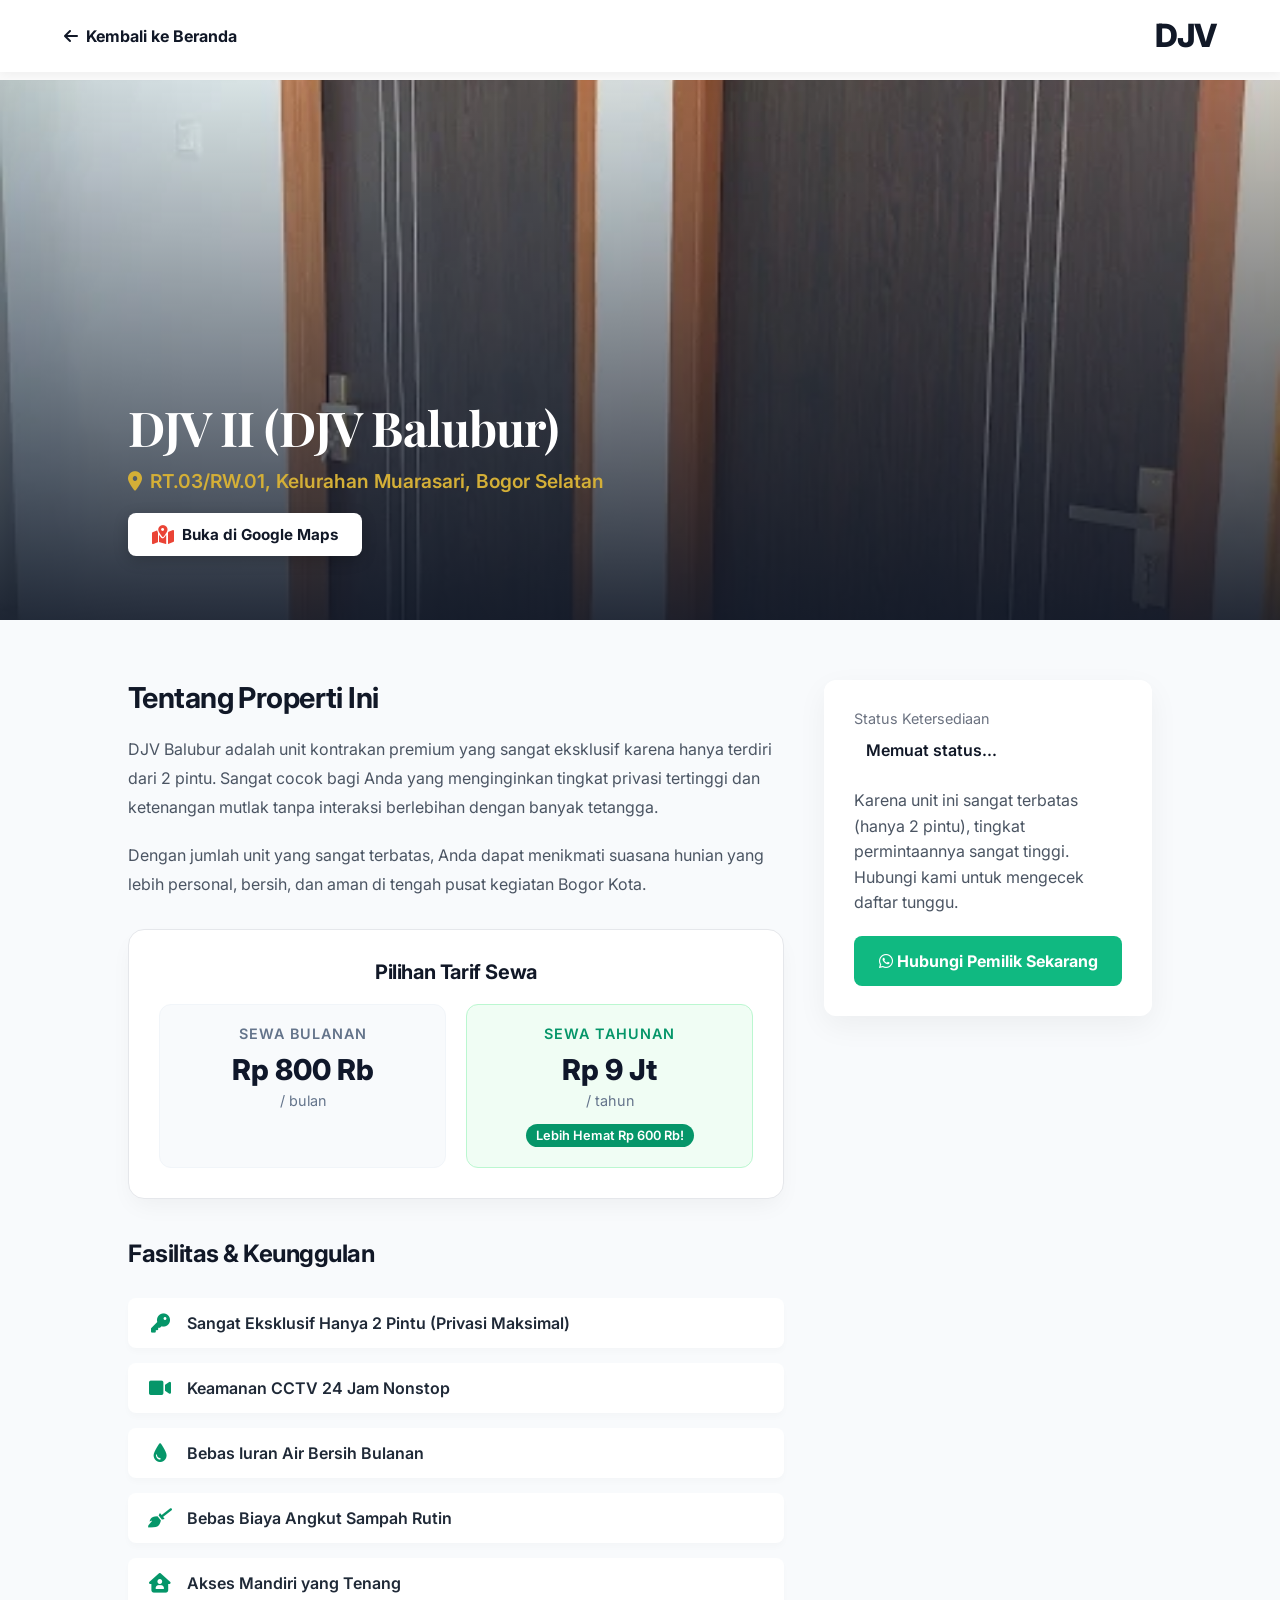
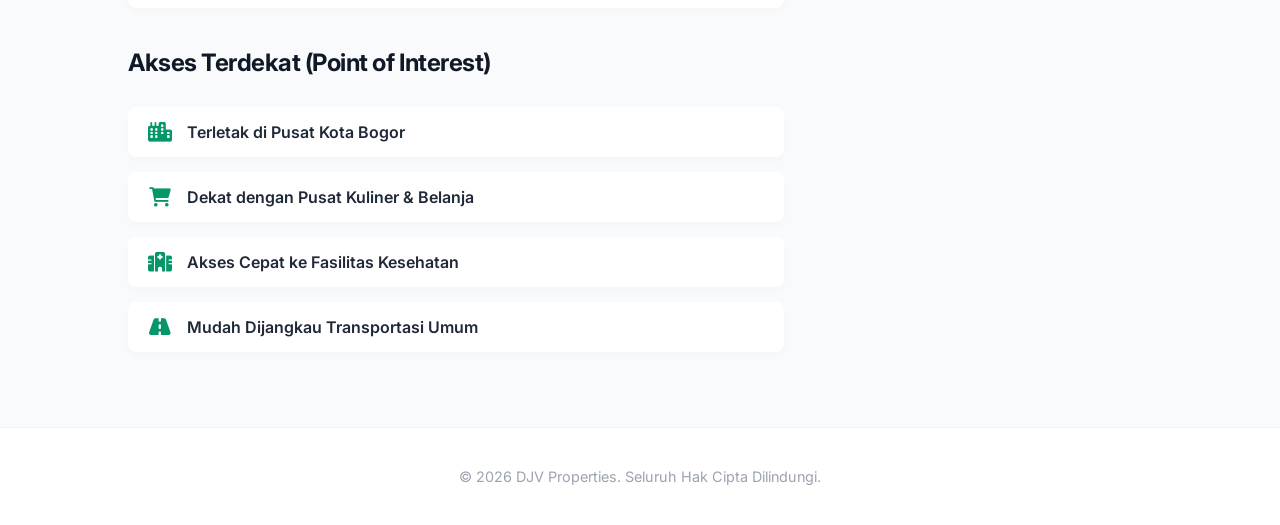
<file: djv-balubur.html>
<!DOCTYPE html>
<html lang="id">
<head>
    <meta charset="UTF-8">
    <meta name="viewport" content="width=device-width, initial-scale=1.0">
    <!-- SEO Optimization -->
    <meta name="description" content="Sewa Kontrakan Premium DJV II (Balubur) di Muarasari, Bogor Selatan. Fasilitas lengkap, aman, dan nyaman untuk keluarga.">
    <meta name="keywords" content="kontrakan bogor, kontrakan bogor selatan, sewa rumah bogor, kontrakan murah bogor, kontrakan premium bogor">
    <meta name="author" content="DJV Properties">
    <meta property="og:title" content="DJV II (Balubur) - Kontrakan Eksklusif Bogor">
    <meta property="og:type" content="website">
    <meta property="og:image" content="https://www.kontrakanbogor.web.id/og-image.jpg">
    <link rel="canonical" href="https://www.kontrakanbogor.web.id/djv-balubur.html">
    <meta property="og:url" content="https://www.kontrakanbogor.web.id/djv-balubur.html">
    <meta name="twitter:card" content="summary_large_image">
    <meta name="twitter:title" content="Kontrakan Bogor | by DJV Properties">
    <meta name="twitter:description" content="Sewa Kontrakan Premium, Asri, dan Aman di Kota Bogor. Fasilitas lengkap sekelas apartemen dengan harga terjangkau.">
    <meta name="twitter:image" content="https://www.kontrakanbogor.web.id/og-image.jpg">
    <meta name="robots" content="index, follow">
        <meta property="og:image:width" content="1200">
    <meta property="og:image:height" content="630">
    <title>DJV II (DJV Balubur) - DJV Properties</title>
    <!-- FontAwesome -->
    <link rel="stylesheet" href="https://cdnjs.cloudflare.com/ajax/libs/font-awesome/6.0.0/css/all.min.css">
    <!-- Google Fonts -->
    <link href="https://fonts.googleapis.com/css2?family=Montserrat:wght@400;600;700;800&family=Playfair+Display:wght@600;700&display=swap" rel="stylesheet">
    <link rel="stylesheet" href="style.css?v=37">
	<link rel="icon" type="image/svg+xml" href="data:image/svg+xml,<svg xmlns='http://www.w3.org/2000/svg' viewBox='0 0 100 100'><rect width='100' height='100' rx='20' fill='%23111827'/><text x='50' y='68' font-size='48' font-family='Arial, sans-serif' font-weight='bold' fill='%23d4af37' text-anchor='middle'>DJV</text></svg>">
</head>
<body>

    <!-- Detail Navbar -->
    <nav class="detail-nav">
        <a href="index.html#properties" class="back-btn">
            <i class="fa-solid fa-arrow-left"></i> Kembali ke Beranda
        </a>
        <div class="logo">
            <span class="djv">DJV</span>
        </div>
    </nav>

    <!-- Detail Hero Section -->
    <section class="detail-hero">
        <img src="darul%20jannah%202%20kamar.jpg" alt="DJV II (DJV Balubur)">
        <div class="detail-hero-overlay">
            <div>
                <h1 class="detail-hero-title">DJV II (DJV Balubur)</h1>
                <p class="detail-hero-location" style="margin-bottom: 10px;"><i class="fa-solid fa-location-dot"></i> RT.03/RW.01, Kelurahan Muarasari, Bogor Selatan</p>
                <a href="https://share.google/cZ8KqCTnW5IFJiIfJ" target="_blank" class="btn-location"><i class="fa-solid fa-map-location-dot"></i> Buka di Google Maps</a>
            </div>
        </div>
    </section>

    <!-- Detail Content Section -->
    <section class="detail-content-wrapper">
        <div class="detail-grid">
            
            <!-- Left Column: Description & Features -->
            <div class="detail-main">
                <div class="detail-description">
                    <h3>Tentang Properti Ini</h3>
                    <p>DJV Balubur adalah unit kontrakan premium yang sangat eksklusif karena hanya terdiri dari 2 pintu. Sangat cocok bagi Anda yang menginginkan tingkat privasi tertinggi dan ketenangan mutlak tanpa interaksi berlebihan dengan banyak tetangga.</p>
                    <p>Dengan jumlah unit yang sangat terbatas, Anda dapat menikmati suasana hunian yang lebih personal, bersih, dan aman di tengah pusat kegiatan Bogor Kota.</p>
                </div>

                <div class="pricing-box">
                    <h3 class="pricing-title">Pilihan Tarif Sewa</h3>
                    <div class="pricing-grid">
                        <div class="pricing-tier">
                            <div class="pricing-label">Sewa Bulanan</div>
                            <div class="pricing-amount">Rp 800 Rb</div>
                            <div class="pricing-period">/ bulan</div>
                        </div>
                        <div class="pricing-tier highlight">
                            <div class="pricing-label">Sewa Tahunan</div>
                            <div class="pricing-amount">Rp 9 Jt</div>
                            <div class="pricing-period">/ tahun</div>
                            <div class="pricing-savings">Lebih Hemat Rp 600 Rb!</div>
                        </div>
                    </div>
                </div>

                <h3 style="margin-top: 40px; color: #111827; font-size: 1.5rem;">Fasilitas & Keunggulan</h3>
                <ul class="accessibility-list">
                    <li><i class="fa-solid fa-key"></i> Sangat Eksklusif Hanya 2 Pintu (Privasi Maksimal)</li>
                    <li><i class="fa-solid fa-video"></i> Keamanan CCTV 24 Jam Nonstop</li>
                    <li><i class="fa-solid fa-droplet"></i> Bebas Iuran Air Bersih Bulanan</li>
                    <li><i class="fa-solid fa-broom"></i> Bebas Biaya Angkut Sampah Rutin</li>
                    <li><i class="fa-solid fa-house-user"></i> Akses Mandiri yang Tenang</li>
                </ul>

                <h3 style="margin-top: 40px; color: #111827; font-size: 1.5rem;">Akses Terdekat (Point of Interest)</h3>
                <ul class="accessibility-list">
                    <li><i class="fa-solid fa-city"></i> Terletak di Pusat Kota Bogor</li>
                    <li><i class="fa-solid fa-cart-shopping"></i> Dekat dengan Pusat Kuliner & Belanja</li>
                    <li><i class="fa-solid fa-hospital"></i> Akses Cepat ke Fasilitas Kesehatan</li>
                    <li><i class="fa-solid fa-road"></i> Mudah Dijangkau Transportasi Umum</li>
                </ul>
            </div>

            <!-- Right Column: Contact & Booking -->
            <aside>
                <div class="detail-sidebar">
                    <p style="color: #6b7280; font-size: 0.9rem; margin-bottom: 5px;">Status Ketersediaan</p>
                    <div style="margin-bottom: 20px;">
                        <!-- Data-id=2 refers to DJV Balubur in the Google Sheet -->
                        <span class="badge status-badge" data-id="2" style="font-size: 1rem; padding: 8px 12px;">Memuat status...</span>
                    </div>
                    
                    <p style="color: #4b5563; line-height: 1.6; margin-bottom: 20px;">
                        Karena unit ini sangat terbatas (hanya 2 pintu), tingkat permintaannya sangat tinggi. Hubungi kami untuk mengecek daftar tunggu.
                    </p>
                    
                    <a href="https://wa.me/628129600143?text=Assalamualaikum%20Admin%2C%20saya%20tertarik%20dan%20ingin%20bertanya%20ketersediaan%20unit%20di%20DJV%20II%20(DJV%20Balubur).%20Apakah%20saat%20ini%20masih%20ada%20kamar%20kosong%3F" class="sidebar-contact-btn" target="_blank">
                        <i class="fa-brands fa-whatsapp"></i> Hubungi Pemilik Sekarang
                    </a>
                </div>
            </aside>

        </div>
    </section>

    <!-- Footer -->
    <footer class="footer" style="padding: 40px 5%; text-align: center; background: #ffffff;">
        <p style="color: #9ca3af; font-size: 0.9rem;">&copy; 2026 DJV Properties. Seluruh Hak Cipta Dilindungi.</p>
    </footer>

    <!-- Google Sheets Sync Script -->
    <script>
                        function processSheetData(response) {
            try {
                const rows = response.table.rows;
                rows.forEach(row => {
                    if (row.c && row.c.length >= 4 && row.c[0] && row.c[2] && row.c[3]) {
                        const id = row.c[0].v;
                        const totalUnit = row.c[2].v;
                        const sisaUnit = row.c[3].v;
                        
                        const badge = document.querySelector(`.status-badge[data-id="${id}"]`);
                        if (badge) {
                            if (sisaUnit > 0) {
                                badge.textContent = `✦ Tersedia ${sisaUnit} Unit`;
                                badge.className = 'badge available status-badge';
                            } else {
                                badge.textContent = `✦ Unit Penuh (Tersewa)`;
                                badge.className = 'badge full status-badge';
                            }
                        }
                        
                        const totalText = document.querySelector(`.total-unit-text[data-id="${id}"]`);
                        if (totalText) {
                            totalText.textContent = totalUnit;
                        }
                    }
                });
            } catch (error) {
                console.error('Error:', error);
            }
        }
        
        const script = document.createElement('script');
        script.src = 'https://docs.google.com/spreadsheets/d/1KFeRpdxLLZ6Y1mnx-3KOrYqPYDODiETUya2u9V8sVDk/gviz/tq?tqx=responseHandler:processSheetData';
        document.body.appendChild(script);
    </script>
</body>
</html>
</file>
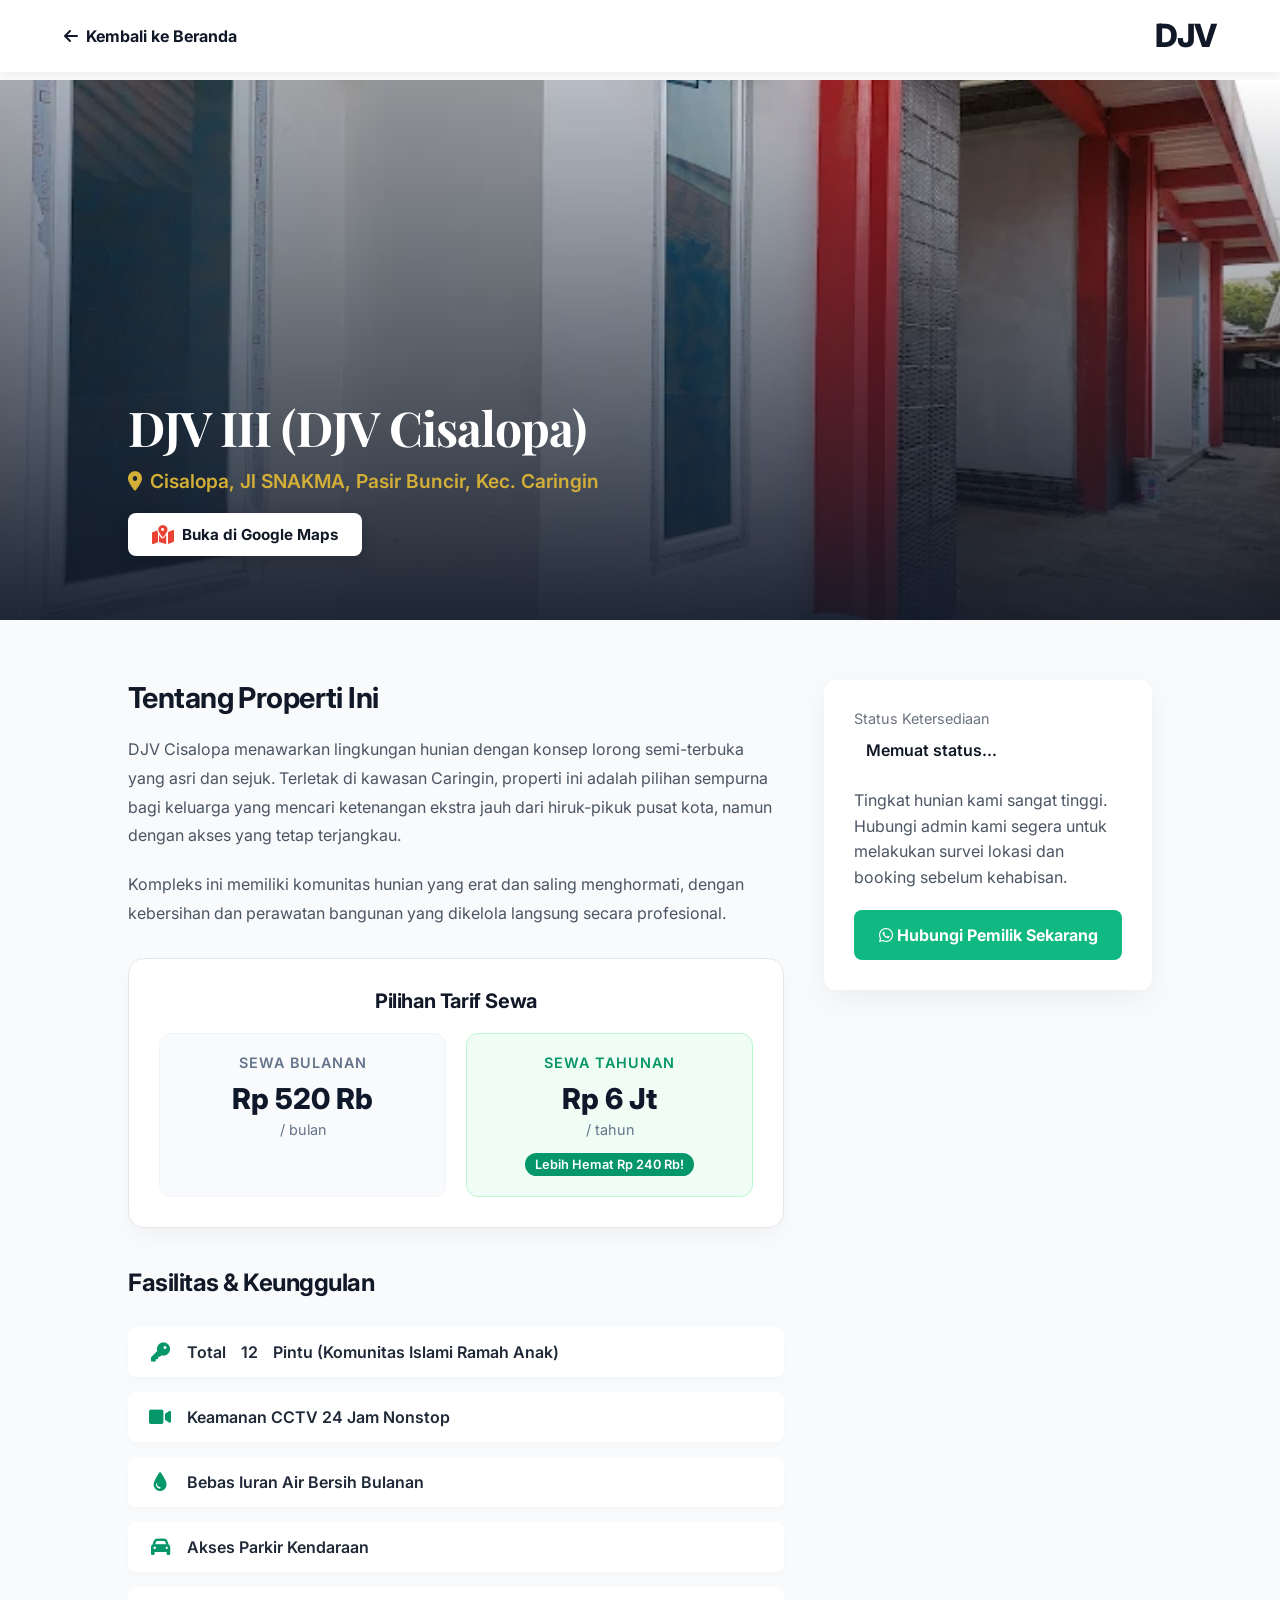
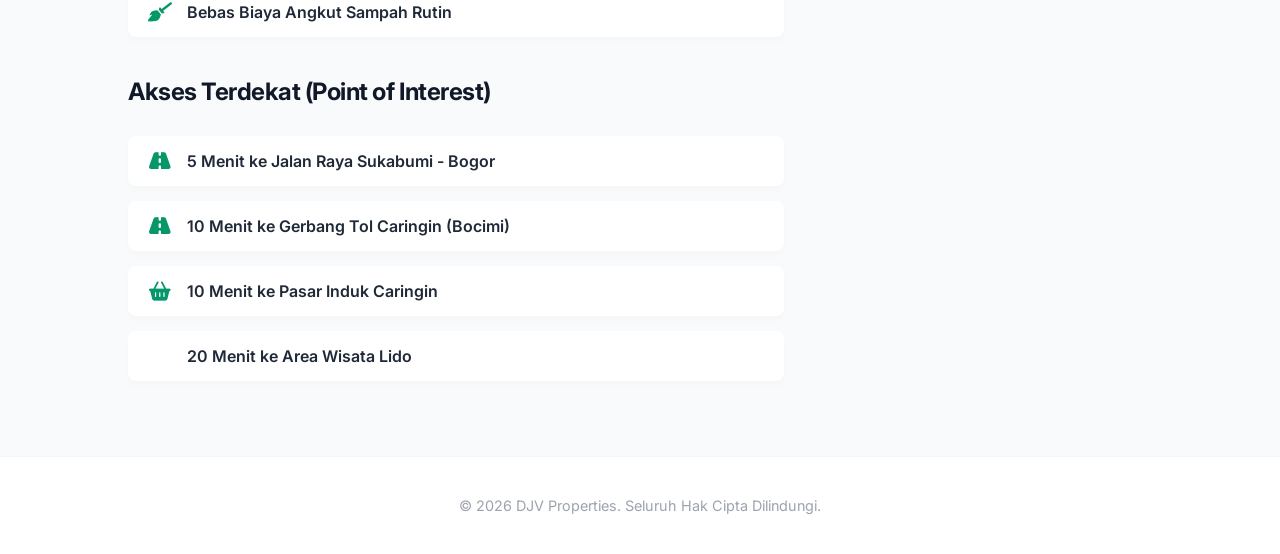
<file: djv-cisalopa.html>
<!DOCTYPE html>
<html lang="id">
<head>
    <meta charset="UTF-8">
    <meta name="viewport" content="width=device-width, initial-scale=1.0">
    <!-- SEO Optimization -->
    <meta name="description" content="Sewa Kontrakan Premium DJV III (Cisalopa) di Caringin, Kab. Bogor. Hunian asri, luas, dan fasilitas setara apartemen.">
    <meta name="keywords" content="kontrakan bogor, kontrakan caringin, sewa rumah ciawi, kontrakan murah ciawi, kontrakan premium bogor">
    <meta name="author" content="DJV Properties">
    <meta property="og:title" content="DJV III (Cisalopa) - Kontrakan Eksklusif Bogor">
    <meta property="og:type" content="website">
    <meta property="og:image" content="https://www.kontrakanbogor.web.id/og-image.jpg">
    <link rel="canonical" href="https://www.kontrakanbogor.web.id/djv-cisalopa.html">
    <meta property="og:url" content="https://www.kontrakanbogor.web.id/djv-cisalopa.html">
    <meta name="twitter:card" content="summary_large_image">
    <meta name="twitter:title" content="Kontrakan Bogor | by DJV Properties">
    <meta name="twitter:description" content="Sewa Kontrakan Premium, Asri, dan Aman di Kota Bogor. Fasilitas lengkap sekelas apartemen dengan harga terjangkau.">
    <meta name="twitter:image" content="https://www.kontrakanbogor.web.id/og-image.jpg">
    <meta name="robots" content="index, follow">
        <meta property="og:image:width" content="1200">
    <meta property="og:image:height" content="630">
    <title>DJV III (DJV Cisalopa) - DJV Properties</title>
    <!-- FontAwesome -->
    <link rel="stylesheet" href="https://cdnjs.cloudflare.com/ajax/libs/font-awesome/6.0.0/css/all.min.css">
    <!-- Google Fonts -->
    <link href="https://fonts.googleapis.com/css2?family=Montserrat:wght@400;600;700;800&family=Playfair+Display:wght@600;700&display=swap" rel="stylesheet">
    <link rel="stylesheet" href="style.css?v=37">
	<link rel="icon" type="image/svg+xml" href="data:image/svg+xml,<svg xmlns='http://www.w3.org/2000/svg' viewBox='0 0 100 100'><rect width='100' height='100' rx='20' fill='%23111827'/><text x='50' y='68' font-size='48' font-family='Arial, sans-serif' font-weight='bold' fill='%23d4af37' text-anchor='middle'>DJV</text></svg>">
</head>
<body>

    <!-- Detail Navbar -->
    <nav class="detail-nav">
        <a href="index.html#properties" class="back-btn">
            <i class="fa-solid fa-arrow-left"></i> Kembali ke Beranda
        </a>
        <div class="logo">
            <span class="djv">DJV</span>
        </div>
    </nav>

    <!-- Detail Hero Section -->
    <section class="detail-hero">
        <img src="darul%20jannah%20lorong.jpg" alt="DJV III (DJV Cisalopa)">
        <div class="detail-hero-overlay">
            <div>
                <h1 class="detail-hero-title">DJV III (DJV Cisalopa)</h1>
                <p class="detail-hero-location" style="margin-bottom: 10px;"><i class="fa-solid fa-location-dot"></i> Cisalopa, Jl SNAKMA, Pasir Buncir, Kec. Caringin</p>
                <a href="https://share.google/dOIs0lCWCM9SteNzL" target="_blank" class="btn-location"><i class="fa-solid fa-map-location-dot"></i> Buka di Google Maps</a>
            </div>
        </div>
    </section>

    <!-- Detail Content Section -->
    <section class="detail-content-wrapper">
        <div class="detail-grid">
            
            <!-- Left Column: Description & Features -->
            <div class="detail-main">
                <div class="detail-description">
                    <h3>Tentang Properti Ini</h3>
                    <p>DJV Cisalopa menawarkan lingkungan hunian dengan konsep lorong semi-terbuka yang asri dan sejuk. Terletak di kawasan Caringin, properti ini adalah pilihan sempurna bagi keluarga yang mencari ketenangan ekstra jauh dari hiruk-pikuk pusat kota, namun dengan akses yang tetap terjangkau.</p>
                    <p>Kompleks ini memiliki komunitas hunian yang erat dan saling menghormati, dengan kebersihan dan perawatan bangunan yang dikelola langsung secara profesional.</p>
                </div>

                <div class="pricing-box">
                    <h3 class="pricing-title">Pilihan Tarif Sewa</h3>
                    <div class="pricing-grid">
                        <div class="pricing-tier">
                            <div class="pricing-label">Sewa Bulanan</div>
                            <div class="pricing-amount">Rp 520 Rb</div>
                            <div class="pricing-period">/ bulan</div>
                        </div>
                        <div class="pricing-tier highlight">
                            <div class="pricing-label">Sewa Tahunan</div>
                            <div class="pricing-amount">Rp 6 Jt</div>
                            <div class="pricing-period">/ tahun</div>
                            <div class="pricing-savings">Lebih Hemat Rp 240 Rb!</div>
                        </div>
                    </div>
                </div>

                <h3 style="margin-top: 40px; color: #111827; font-size: 1.5rem;">Fasilitas & Keunggulan</h3>
                <ul class="accessibility-list">
                    <li><i class="fa-solid fa-key"></i> Total <span class="total-unit-text" data-id="3">12</span> Pintu (Komunitas Islami Ramah Anak)</li>
                    <li><i class="fa-solid fa-video"></i> Keamanan CCTV 24 Jam Nonstop</li>
                    <li><i class="fa-solid fa-droplet"></i> Bebas Iuran Air Bersih Bulanan</li>
                    <li><i class="fa-solid fa-car"></i> Akses Parkir Kendaraan</li>
                    <li><i class="fa-solid fa-broom"></i> Bebas Biaya Angkut Sampah Rutin</li>
                </ul>

                <h3 style="margin-top: 40px; color: #111827; font-size: 1.5rem;">Akses Terdekat (Point of Interest)</h3>
                <ul class="accessibility-list">
                    <li><i class="fa-solid fa-road"></i> 5 Menit ke Jalan Raya Sukabumi - Bogor</li>
                    <li><i class="fa-solid fa-road"></i> 10 Menit ke Gerbang Tol Caringin (Bocimi)</li>
                    <li><i class="fa-solid fa-basket-shopping"></i> 10 Menit ke Pasar Induk Caringin</li>
                    <li><i class="fa-solid fa-mountain-sun"></i> 20 Menit ke Area Wisata Lido</li>
                </ul>
            </div>

            <!-- Right Column: Contact & Booking -->
            <aside>
                <div class="detail-sidebar">
                    <p style="color: #6b7280; font-size: 0.9rem; margin-bottom: 5px;">Status Ketersediaan</p>
                    <div style="margin-bottom: 20px;">
                        <!-- Data-id=3 refers to DJV Cisalopa in the Google Sheet -->
                        <span class="badge status-badge" data-id="3" style="font-size: 1rem; padding: 8px 12px;">Memuat status...</span>
                    </div>
                    
                    <p style="color: #4b5563; line-height: 1.6; margin-bottom: 20px;">
                        Tingkat hunian kami sangat tinggi. Hubungi admin kami segera untuk melakukan survei lokasi dan booking sebelum kehabisan.
                    </p>
                    
                    <a href="https://wa.me/628129600143?text=Assalamualaikum%20Admin%2C%20saya%20tertarik%20dan%20ingin%20bertanya%20ketersediaan%20unit%20di%20DJV%20III%20(DJV%20Cisalopa).%20Apakah%20saat%20ini%20masih%20ada%20kamar%20kosong%3F" class="sidebar-contact-btn" target="_blank">
                        <i class="fa-brands fa-whatsapp"></i> Hubungi Pemilik Sekarang
                    </a>
                </div>
            </aside>

        </div>
    </section>

    <!-- Footer -->
    <footer class="footer" style="padding: 40px 5%; text-align: center; background: #ffffff;">
        <p style="color: #9ca3af; font-size: 0.9rem;">&copy; 2026 DJV Properties. Seluruh Hak Cipta Dilindungi.</p>
    </footer>

    <!-- Google Sheets Sync Script -->
    <script>
                        function processSheetData(response) {
            try {
                const rows = response.table.rows;
                rows.forEach(row => {
                    if (row.c && row.c.length >= 4 && row.c[0] && row.c[2] && row.c[3]) {
                        const id = row.c[0].v;
                        const totalUnit = row.c[2].v;
                        const sisaUnit = row.c[3].v;
                        
                        const badge = document.querySelector(`.status-badge[data-id="${id}"]`);
                        if (badge) {
                            if (sisaUnit > 0) {
                                badge.textContent = `✦ Tersedia ${sisaUnit} Unit`;
                                badge.className = 'badge available status-badge';
                            } else {
                                badge.textContent = `✦ Unit Penuh (Tersewa)`;
                                badge.className = 'badge full status-badge';
                            }
                        }
                        
                        const totalText = document.querySelector(`.total-unit-text[data-id="${id}"]`);
                        if (totalText) {
                            totalText.textContent = totalUnit;
                        }
                    }
                });
            } catch (error) {
                console.error('Error:', error);
            }
        }
        
        const script = document.createElement('script');
        script.src = 'https://docs.google.com/spreadsheets/d/1KFeRpdxLLZ6Y1mnx-3KOrYqPYDODiETUya2u9V8sVDk/gviz/tq?tqx=responseHandler:processSheetData';
        document.body.appendChild(script);
    </script>
</body>
</html>
</file>
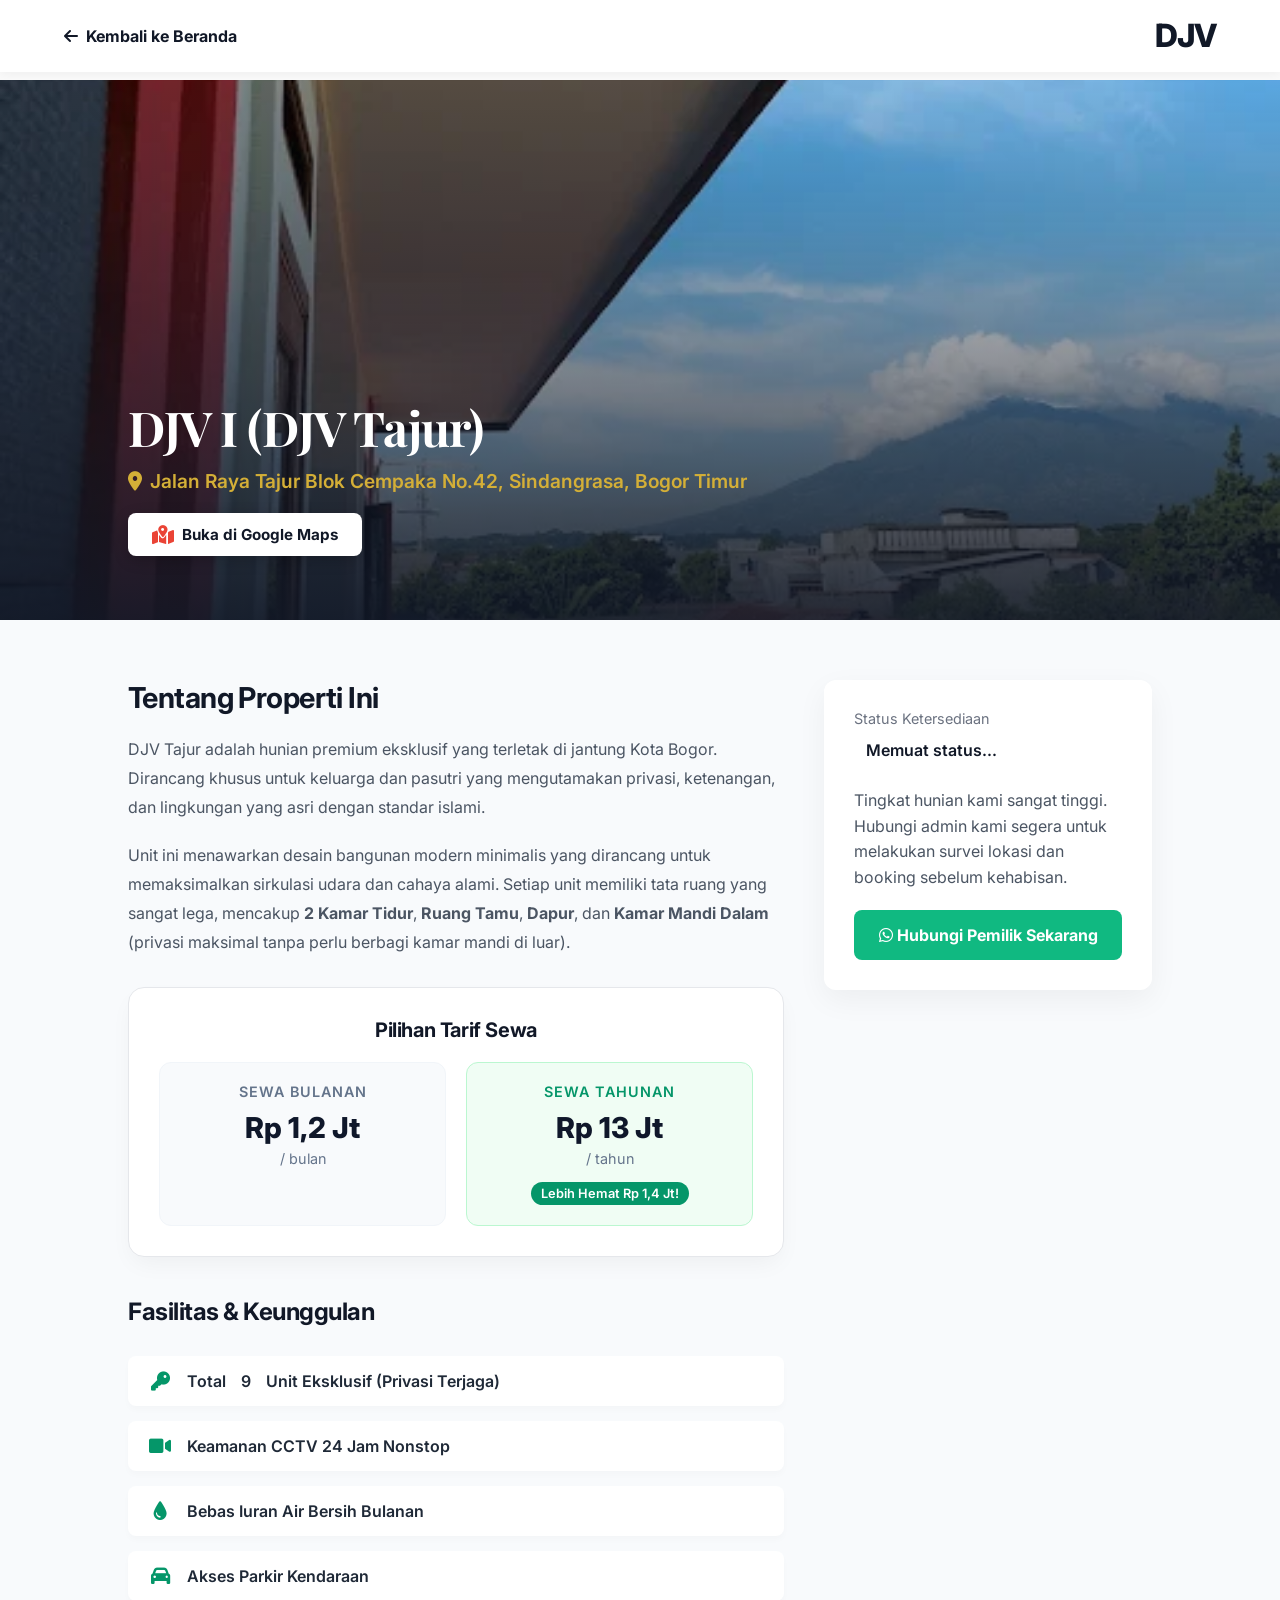
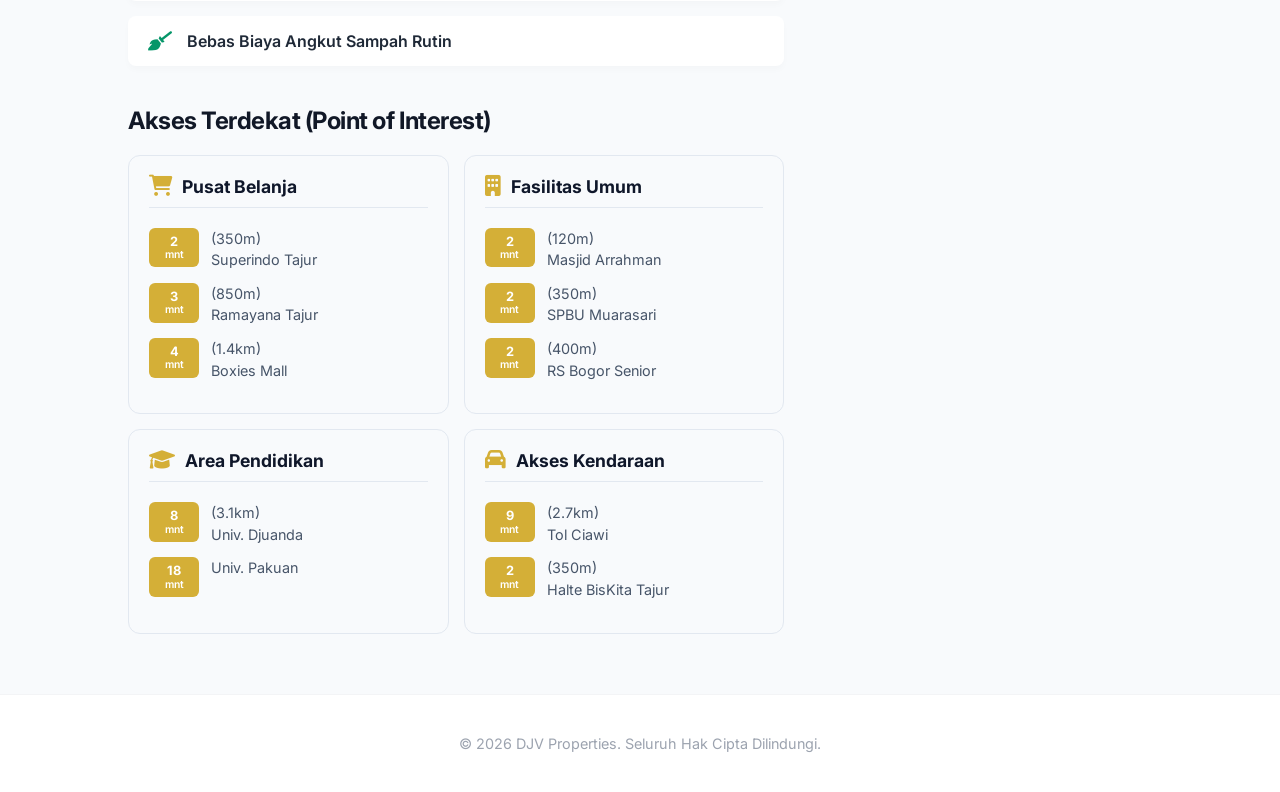
<file: djv-tajur.html>
<!DOCTYPE html>
<html lang="id">
<head>
    <meta charset="UTF-8">
    <meta name="viewport" content="width=device-width, initial-scale=1.0">
    <!-- SEO Optimization -->
    <meta name="description" content="Sewa Kontrakan Premium DJV I (Tajur) di Kota Bogor. 2 Kamar Tidur, ruang tamu luas, fasilitas lengkap, CCTV 24 jam, bebas biaya air dan sampah. Lokasi asri dan aman.">
    <meta name="keywords" content="kontrakan bogor, sewa rumah bogor, kontrakan tajur, kontrakan murah bogor, kontrakan premium bogor, kontrakan ciawi, hunian islami bogor">
    <meta name="author" content="DJV Properties">
    <meta property="og:title" content="DJV I (Tajur) - Kontrakan Eksklusif Bogor">
    <meta property="og:description" content="Sewa Kontrakan Premium DJV I (Tajur) di Kota Bogor. Fasilitas sekelas apartemen.">
    <meta property="og:type" content="website">
    <meta property="og:image" content="https://www.kontrakanbogor.web.id/og-image.jpg">
    <link rel="canonical" href="https://www.kontrakanbogor.web.id/djv-tajur.html">
    <meta property="og:url" content="https://www.kontrakanbogor.web.id/djv-tajur.html">
    <meta name="twitter:card" content="summary_large_image">
    <meta name="twitter:title" content="Kontrakan Bogor | by DJV Properties">
    <meta name="twitter:description" content="Sewa Kontrakan Premium, Asri, dan Aman di Kota Bogor. Fasilitas lengkap sekelas apartemen dengan harga terjangkau.">
    <meta name="twitter:image" content="https://www.kontrakanbogor.web.id/og-image.jpg">
    <meta name="robots" content="index, follow">
        <meta property="og:image:width" content="1200">
    <meta property="og:image:height" content="630">
    <title>DJV I (DJV Tajur) - DJV Properties</title>
    <!-- FontAwesome -->
    <link rel="stylesheet" href="https://cdnjs.cloudflare.com/ajax/libs/font-awesome/6.0.0/css/all.min.css">
    <!-- Google Fonts -->
    <link href="https://fonts.googleapis.com/css2?family=Montserrat:wght@400;600;700;800&family=Playfair+Display:wght@600;700&display=swap" rel="stylesheet">
    <link rel="stylesheet" href="style.css?v=37">
	<link rel="icon" type="image/svg+xml" href="data:image/svg+xml,<svg xmlns='http://www.w3.org/2000/svg' viewBox='0 0 100 100'><rect width='100' height='100' rx='20' fill='%23111827'/><text x='50' y='68' font-size='48' font-family='Arial, sans-serif' font-weight='bold' fill='%23d4af37' text-anchor='middle'>DJV</text></svg>">
</head>
<body>

    <!-- Detail Navbar -->
    <nav class="detail-nav">
        <a href="index.html#properties" class="back-btn">
            <i class="fa-solid fa-arrow-left"></i> Kembali ke Beranda
        </a>
        <div class="logo">
            <span class="djv">DJV</span>
        </div>
    </nav>

    <!-- Detail Hero Section -->
    <section class="detail-hero">
        <img src="darul%20jannah%20view.jpg" alt="DJV I (DJV Tajur)">
        <div class="detail-hero-overlay">
            <div>
                <h1 class="detail-hero-title">DJV I (DJV Tajur)</h1>
                <p class="detail-hero-location" style="margin-bottom: 10px;"><i class="fa-solid fa-location-dot"></i> Jalan Raya Tajur Blok Cempaka No.42, Sindangrasa, Bogor Timur</p>
                <a href="https://share.google/0kX55BQTHaupYSb8v" target="_blank" class="btn-location"><i class="fa-solid fa-map-location-dot"></i> Buka di Google Maps</a>
            </div>
        </div>
    </section>

    <!-- Detail Content Section -->
    <section class="detail-content-wrapper">
        <div class="detail-grid">
            
            <!-- Left Column: Description & Features -->
            <div class="detail-main">
                <div class="detail-description">
                    <h3>Tentang Properti Ini</h3>
                    <p>DJV Tajur adalah hunian premium eksklusif yang terletak di jantung Kota Bogor. Dirancang khusus untuk keluarga dan pasutri yang mengutamakan privasi, ketenangan, dan lingkungan yang asri dengan standar islami.</p>
                    <p>Unit ini menawarkan desain bangunan modern minimalis yang dirancang untuk memaksimalkan sirkulasi udara dan cahaya alami. Setiap unit memiliki tata ruang yang sangat lega, mencakup <strong>2 Kamar Tidur</strong>, <strong>Ruang Tamu</strong>, <strong>Dapur</strong>, dan <strong>Kamar Mandi Dalam</strong> (privasi maksimal tanpa perlu berbagi kamar mandi di luar).</p>
                </div>

                <div class="pricing-box">
                    <h3 class="pricing-title">Pilihan Tarif Sewa</h3>
                    <div class="pricing-grid">
                        <div class="pricing-tier">
                            <div class="pricing-label">Sewa Bulanan</div>
                            <div class="pricing-amount">Rp 1,2 Jt</div>
                            <div class="pricing-period">/ bulan</div>
                        </div>
                        <div class="pricing-tier highlight">
                            <div class="pricing-label">Sewa Tahunan</div>
                            <div class="pricing-amount">Rp 13 Jt</div>
                            <div class="pricing-period">/ tahun</div>
                            <div class="pricing-savings">Lebih Hemat Rp 1,4 Jt!</div>
                        </div>
                    </div>
                </div>

                <h3 style="margin-top: 40px; color: #111827; font-size: 1.5rem;">Fasilitas & Keunggulan</h3>
                <ul class="accessibility-list">
                    <li><i class="fa-solid fa-key"></i> Total <span class="total-unit-text" data-id="1">9</span> Unit Eksklusif (Privasi Terjaga)</li>
                    <li><i class="fa-solid fa-video"></i> Keamanan CCTV 24 Jam Nonstop</li>
                    <li><i class="fa-solid fa-droplet"></i> Bebas Iuran Air Bersih Bulanan</li>
                    <li><i class="fa-solid fa-car"></i> Akses Parkir Kendaraan</li>
                    <li><i class="fa-solid fa-broom"></i> Bebas Biaya Angkut Sampah Rutin</li>
                </ul>

                <h3 style="margin-top: 40px; color: #111827; font-size: 1.5rem;">Akses Terdekat (Point of Interest)</h3>
                <div class="poi-grid">
                    <!-- Card 1 -->
                    <div class="poi-card">
                        <h4><i class="fa-solid fa-cart-shopping"></i> Pusat Belanja</h4>
                        <div class="poi-item">
                            <div class="poi-badge">2<span>mnt</span></div>
                            <div class="poi-text">(350m)<br>Superindo Tajur</div>
                        </div>
                        <div class="poi-item">
                            <div class="poi-badge">3<span>mnt</span></div>
                            <div class="poi-text">(850m)<br>Ramayana Tajur</div>
                        </div>
                        <div class="poi-item">
                            <div class="poi-badge">4<span>mnt</span></div>
                            <div class="poi-text">(1.4km)<br>Boxies Mall</div>
                        </div>
                    </div>
                    <!-- Card 2 -->
                    <div class="poi-card">
                        <h4><i class="fa-solid fa-building"></i> Fasilitas Umum</h4>
                        <div class="poi-item">
                            <div class="poi-badge">2<span>mnt</span></div>
                            <div class="poi-text">(120m)<br>Masjid Arrahman</div>
                        </div>
                        <div class="poi-item">
                            <div class="poi-badge">2<span>mnt</span></div>
                            <div class="poi-text">(350m)<br>SPBU Muarasari</div>
                        </div>
                        <div class="poi-item">
                            <div class="poi-badge">2<span>mnt</span></div>
                            <div class="poi-text">(400m)<br>RS Bogor Senior</div>
                        </div>
                    </div>
                    <!-- Card 3 -->
                    <div class="poi-card">
                        <h4><i class="fa-solid fa-graduation-cap"></i> Area Pendidikan</h4>
                        <div class="poi-item">
                            <div class="poi-badge">8<span>mnt</span></div>
                            <div class="poi-text">(3.1km)<br>Univ. Djuanda</div>
                        </div>
                        <div class="poi-item">
                            <div class="poi-badge">18<span>mnt</span></div>
                            <div class="poi-text">Univ. Pakuan</div>
                        </div>
                    </div>
                    <!-- Card 4 -->
                    <div class="poi-card">
                        <h4><i class="fa-solid fa-car"></i> Akses Kendaraan</h4>
                        <div class="poi-item">
                            <div class="poi-badge">9<span>mnt</span></div>
                            <div class="poi-text">(2.7km)<br>Tol Ciawi</div>
                        </div>
                        <div class="poi-item">
                            <div class="poi-badge">2<span>mnt</span></div>
                            <div class="poi-text">(350m)<br>Halte BisKita Tajur</div>
                        </div>
                    </div>
                </div>
            </div>

            <!-- Right Column: Contact & Booking -->
            <aside>
                <div class="detail-sidebar">
                    <p style="color: #6b7280; font-size: 0.9rem; margin-bottom: 5px;">Status Ketersediaan</p>
                    <div style="margin-bottom: 20px;">
                        <!-- Data-id=1 refers to DJV Tajur in the Google Sheet -->
                        <span class="badge status-badge" data-id="1" style="font-size: 1rem; padding: 8px 12px;">Memuat status...</span>
                    </div>
                    
                    <p style="color: #4b5563; line-height: 1.6; margin-bottom: 20px;">
                        Tingkat hunian kami sangat tinggi. Hubungi admin kami segera untuk melakukan survei lokasi dan booking sebelum kehabisan.
                    </p>
                    
                    <a href="https://wa.me/628129600143?text=Assalamualaikum%20Admin%2C%20saya%20tertarik%20dan%20ingin%20bertanya%20ketersediaan%20unit%20di%20DJV%20I%20(DJV%20Tajur).%20Apakah%20saat%20ini%20masih%20ada%20kamar%20kosong%3F" class="sidebar-contact-btn" target="_blank">
                        <i class="fa-brands fa-whatsapp"></i> Hubungi Pemilik Sekarang
                    </a>
                </div>
            </aside>

        </div>
    </section>

    <!-- Footer -->
    <footer class="footer" style="padding: 40px 5%; text-align: center; background: #ffffff;">
        <p style="color: #9ca3af; font-size: 0.9rem;">&copy; 2026 DJV Properties. Seluruh Hak Cipta Dilindungi.</p>
    </footer>

    <!-- Google Sheets Sync Script -->
    <script>
                        function processSheetData(response) {
            try {
                const rows = response.table.rows;
                rows.forEach(row => {
                    if (row.c && row.c.length >= 4 && row.c[0] && row.c[2] && row.c[3]) {
                        const id = row.c[0].v;
                        const totalUnit = row.c[2].v;
                        const sisaUnit = row.c[3].v;
                        
                        const badge = document.querySelector(`.status-badge[data-id="${id}"]`);
                        if (badge) {
                            if (sisaUnit > 0) {
                                badge.textContent = `✦ Tersedia ${sisaUnit} Unit`;
                                badge.className = 'badge available status-badge';
                            } else {
                                badge.textContent = `✦ Unit Penuh (Tersewa)`;
                                badge.className = 'badge full status-badge';
                            }
                        }
                        
                        const totalText = document.querySelector(`.total-unit-text[data-id="${id}"]`);
                        if (totalText) {
                            totalText.textContent = totalUnit;
                        }
                    }
                });
            } catch (error) {
                console.error('Error:', error);
            }
        }
        
        const script = document.createElement('script');
        script.src = 'https://docs.google.com/spreadsheets/d/1KFeRpdxLLZ6Y1mnx-3KOrYqPYDODiETUya2u9V8sVDk/gviz/tq?tqx=responseHandler:processSheetData';
        document.body.appendChild(script);
    </script>
</body>
</html>
</file>
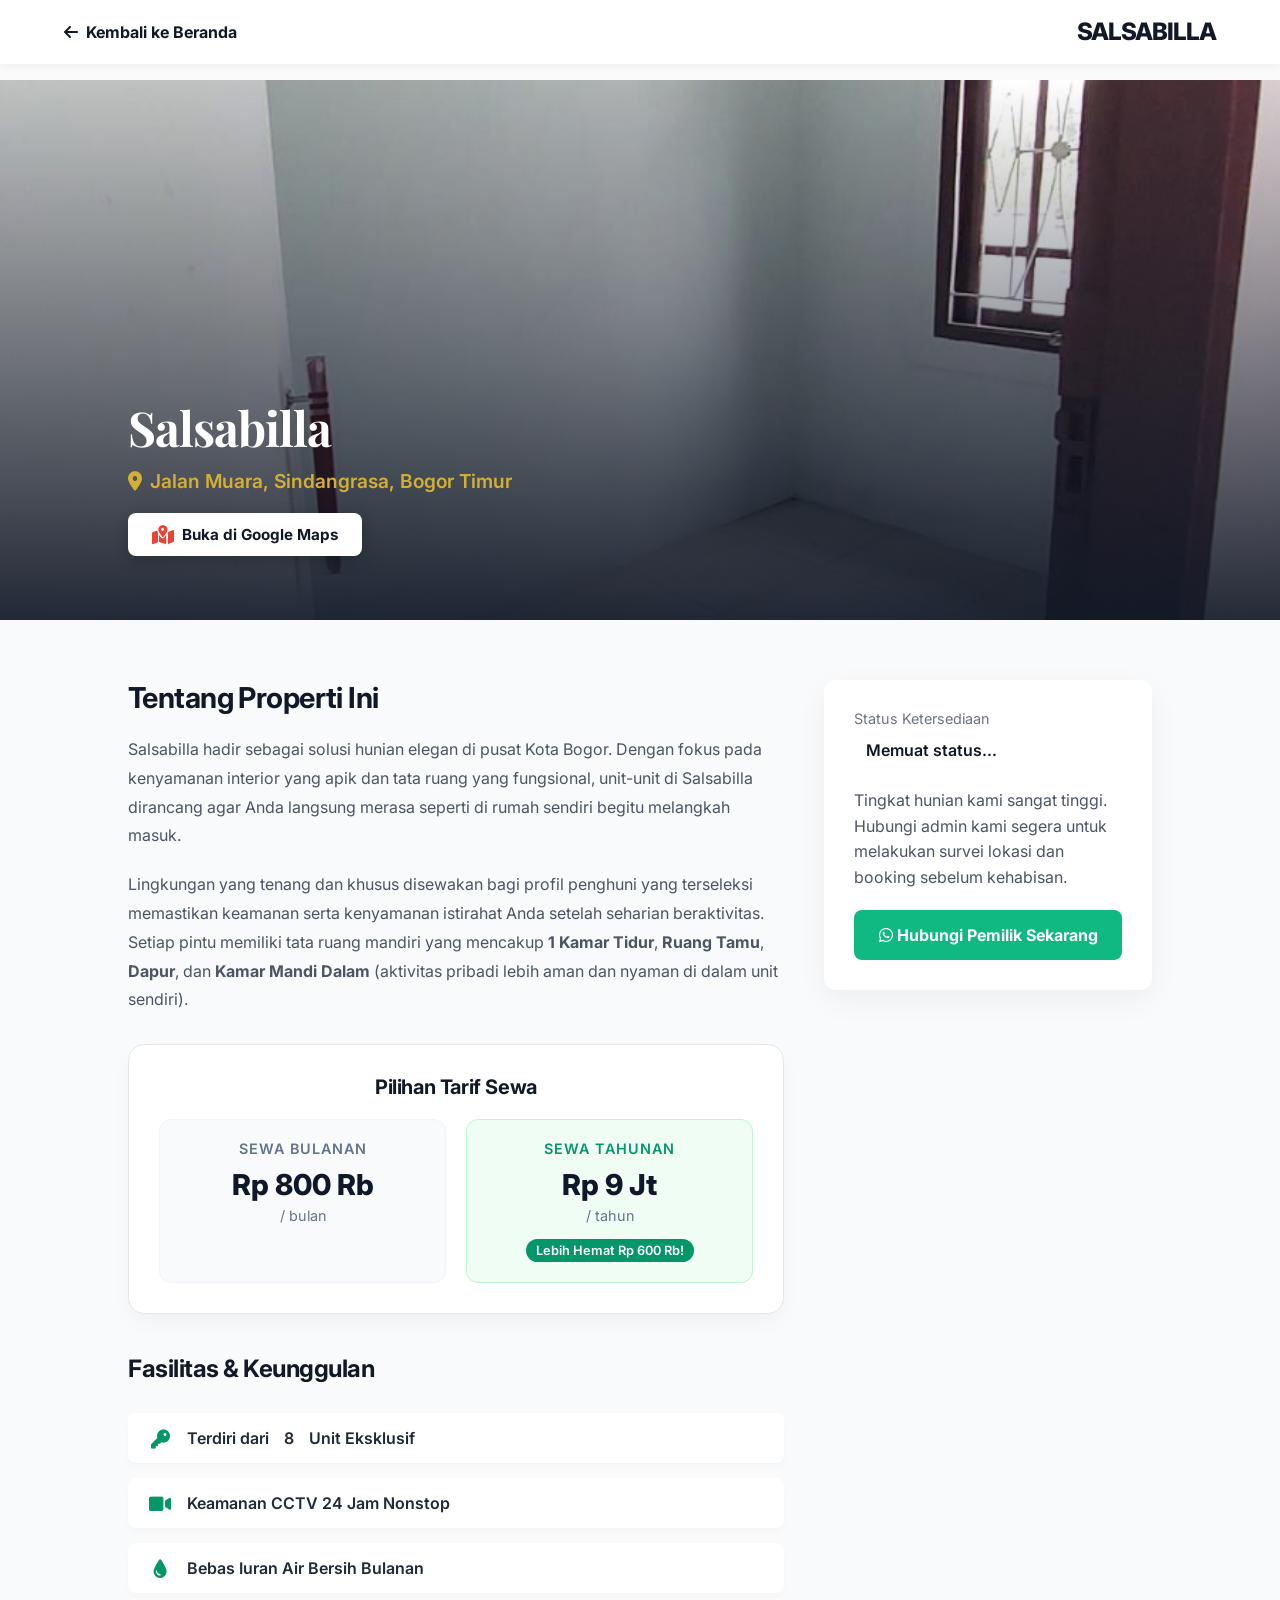
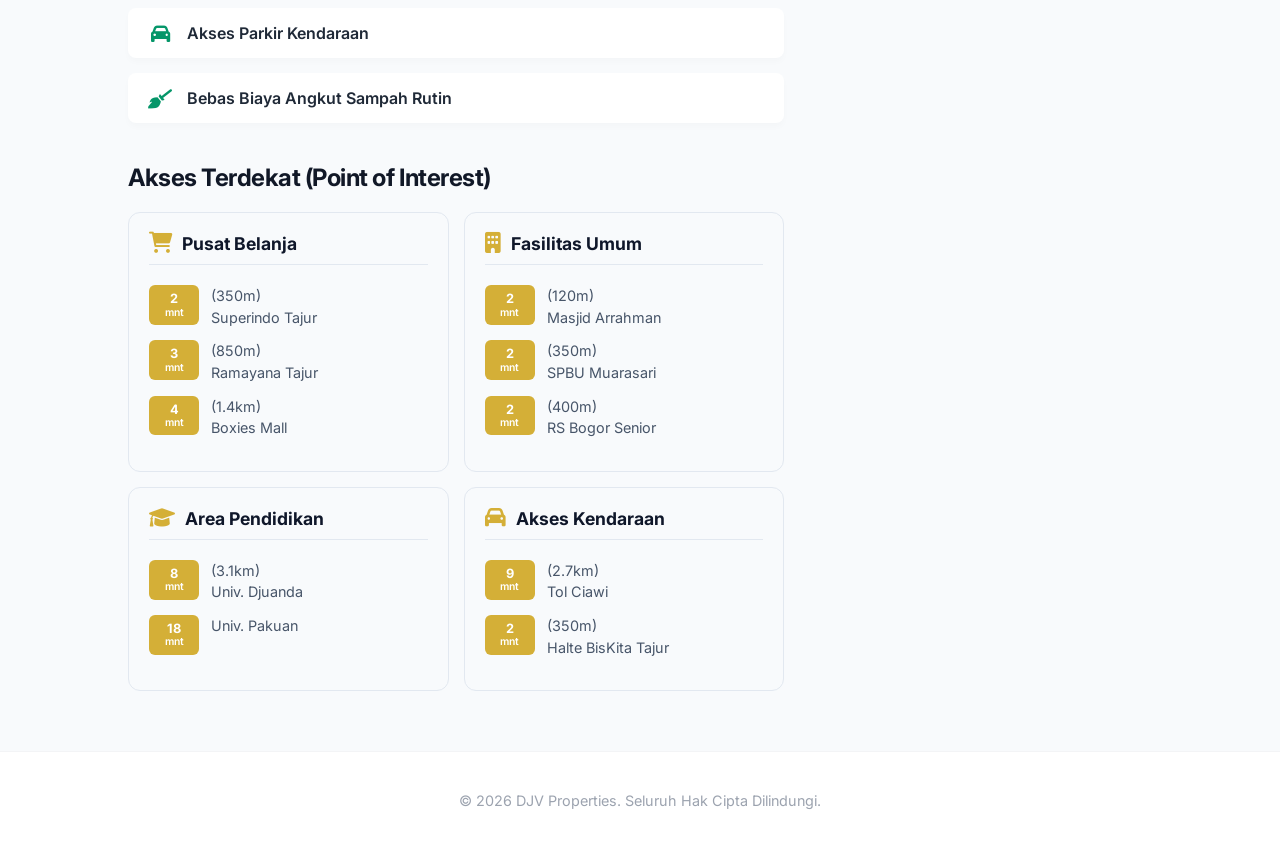
<file: salsabilla.html>
<!DOCTYPE html>
<html lang="id">
<head>
    <meta charset="UTF-8">
    <meta name="viewport" content="width=device-width, initial-scale=1.0">
    <!-- SEO Optimization -->
    <meta name="description" content="Sewa Kontrakan Premium Salsabilla di Kota Bogor. 1 Kamar Tidur, ruang tamu luas, fasilitas lengkap, CCTV 24 jam, bebas biaya air dan sampah. Sangat ideal untuk pasutri dan mahasiswa.">
    <meta name="keywords" content="kontrakan bogor, sewa rumah bogor, kontrakan tajur, kontrakan murah bogor, kontrakan premium bogor, kost bogor, kost tajur, hunian islami bogor">
    <meta name="author" content="DJV Properties">
    <meta property="og:title" content="Salsabilla - Kontrakan Eksklusif Bogor">
    <meta property="og:description" content="Sewa Kontrakan Premium Salsabilla di Kota Bogor. Fasilitas lengkap dan aman.">
    <meta property="og:type" content="website">
    <meta property="og:image" content="https://www.kontrakanbogor.web.id/og-image.jpg">
    <link rel="canonical" href="https://www.kontrakanbogor.web.id/salsabilla.html">
    <meta property="og:url" content="https://www.kontrakanbogor.web.id/salsabilla.html">
    <meta name="twitter:card" content="summary_large_image">
    <meta name="twitter:title" content="Kontrakan Bogor | by DJV Properties">
    <meta name="twitter:description" content="Sewa Kontrakan Premium, Asri, dan Aman di Kota Bogor. Fasilitas lengkap sekelas apartemen dengan harga terjangkau.">
    <meta name="twitter:image" content="https://www.kontrakanbogor.web.id/og-image.jpg">
    <meta name="robots" content="index, follow">
        <meta property="og:image:width" content="1200">
    <meta property="og:image:height" content="630">
    <title>Salsabilla - DJV Properties</title>
    <!-- FontAwesome -->
    <link rel="stylesheet" href="https://cdnjs.cloudflare.com/ajax/libs/font-awesome/6.0.0/css/all.min.css">
    <!-- Google Fonts -->
    <link href="https://fonts.googleapis.com/css2?family=Montserrat:wght@400;600;700;800&family=Playfair+Display:wght@600;700&display=swap" rel="stylesheet">
    <link rel="stylesheet" href="style.css?v=37">
	<link rel="icon" type="image/svg+xml" href="data:image/svg+xml,<svg xmlns='http://www.w3.org/2000/svg' viewBox='0 0 100 100'><rect width='100' height='100' rx='20' fill='%23111827'/><text x='50' y='68' font-size='48' font-family='Arial, sans-serif' font-weight='bold' fill='%23d4af37' text-anchor='middle'>DJV</text></svg>">
</head>
<body>

    <!-- Detail Navbar -->
    <nav class="detail-nav">
        <a href="index.html#properties" class="back-btn">
            <i class="fa-solid fa-arrow-left"></i> Kembali ke Beranda
        </a>
        <div class="logo">
            <span class="djv" style="font-size:1.5rem">SALSABILLA</span>
        </div>
    </nav>

    <!-- Detail Hero Section -->
    <section class="detail-hero">
        <img src="kamar%20salsabilla.jpeg" alt="Salsabilla">
        <div class="detail-hero-overlay">
            <div>
                <h1 class="detail-hero-title">Salsabilla</h1>
                <p class="detail-hero-location" style="margin-bottom: 10px;"><i class="fa-solid fa-location-dot"></i> Jalan Muara, Sindangrasa, Bogor Timur</p>
                <a href="https://share.google/jwBDShazTCq4wqost" target="_blank" class="btn-location"><i class="fa-solid fa-map-location-dot"></i> Buka di Google Maps</a>
            </div>
        </div>
    </section>

    <!-- Detail Content Section -->
    <section class="detail-content-wrapper">
        <div class="detail-grid">
            
            <!-- Left Column: Description & Features -->
            <div class="detail-main">
                <div class="detail-description">
                    <h3>Tentang Properti Ini</h3>
                    <p>Salsabilla hadir sebagai solusi hunian elegan di pusat Kota Bogor. Dengan fokus pada kenyamanan interior yang apik dan tata ruang yang fungsional, unit-unit di Salsabilla dirancang agar Anda langsung merasa seperti di rumah sendiri begitu melangkah masuk.</p>
                    <p>Lingkungan yang tenang dan khusus disewakan bagi profil penghuni yang terseleksi memastikan keamanan serta kenyamanan istirahat Anda setelah seharian beraktivitas. Setiap pintu memiliki tata ruang mandiri yang mencakup <strong>1 Kamar Tidur</strong>, <strong>Ruang Tamu</strong>, <strong>Dapur</strong>, dan <strong>Kamar Mandi Dalam</strong> (aktivitas pribadi lebih aman dan nyaman di dalam unit sendiri).</p>
                </div>

                <div class="pricing-box">
                    <h3 class="pricing-title">Pilihan Tarif Sewa</h3>
                    <div class="pricing-grid">
                        <div class="pricing-tier">
                            <div class="pricing-label">Sewa Bulanan</div>
                            <div class="pricing-amount">Rp 800 Rb</div>
                            <div class="pricing-period">/ bulan</div>
                        </div>
                        <div class="pricing-tier highlight">
                            <div class="pricing-label">Sewa Tahunan</div>
                            <div class="pricing-amount">Rp 9 Jt</div>
                            <div class="pricing-period">/ tahun</div>
                            <div class="pricing-savings">Lebih Hemat Rp 600 Rb!</div>
                        </div>
                    </div>
                </div>

                <h3 style="margin-top: 40px; color: #111827; font-size: 1.5rem;">Fasilitas & Keunggulan</h3>
                <ul class="accessibility-list">
                    <li><i class="fa-solid fa-key"></i> Terdiri dari <span class="total-unit-text" data-id="4">8</span> Unit Eksklusif</li>
                    <li><i class="fa-solid fa-video"></i> Keamanan CCTV 24 Jam Nonstop</li>
                    <li><i class="fa-solid fa-droplet"></i> Bebas Iuran Air Bersih Bulanan</li>
                    <li><i class="fa-solid fa-car"></i> Akses Parkir Kendaraan</li>
                    <li><i class="fa-solid fa-broom"></i> Bebas Biaya Angkut Sampah Rutin</li>
                </ul>

                <h3 style="margin-top: 40px; color: #111827; font-size: 1.5rem;">Akses Terdekat (Point of Interest)</h3>
                <div class="poi-grid">
                    <!-- Card 1 -->
                    <div class="poi-card">
                        <h4><i class="fa-solid fa-cart-shopping"></i> Pusat Belanja</h4>
                        <div class="poi-item">
                            <div class="poi-badge">2<span>mnt</span></div>
                            <div class="poi-text">(350m)<br>Superindo Tajur</div>
                        </div>
                        <div class="poi-item">
                            <div class="poi-badge">3<span>mnt</span></div>
                            <div class="poi-text">(850m)<br>Ramayana Tajur</div>
                        </div>
                        <div class="poi-item">
                            <div class="poi-badge">4<span>mnt</span></div>
                            <div class="poi-text">(1.4km)<br>Boxies Mall</div>
                        </div>
                    </div>
                    <!-- Card 2 -->
                    <div class="poi-card">
                        <h4><i class="fa-solid fa-building"></i> Fasilitas Umum</h4>
                        <div class="poi-item">
                            <div class="poi-badge">2<span>mnt</span></div>
                            <div class="poi-text">(120m)<br>Masjid Arrahman</div>
                        </div>
                        <div class="poi-item">
                            <div class="poi-badge">2<span>mnt</span></div>
                            <div class="poi-text">(350m)<br>SPBU Muarasari</div>
                        </div>
                        <div class="poi-item">
                            <div class="poi-badge">2<span>mnt</span></div>
                            <div class="poi-text">(400m)<br>RS Bogor Senior</div>
                        </div>
                    </div>
                    <!-- Card 3 -->
                    <div class="poi-card">
                        <h4><i class="fa-solid fa-graduation-cap"></i> Area Pendidikan</h4>
                        <div class="poi-item">
                            <div class="poi-badge">8<span>mnt</span></div>
                            <div class="poi-text">(3.1km)<br>Univ. Djuanda</div>
                        </div>
                        <div class="poi-item">
                            <div class="poi-badge">18<span>mnt</span></div>
                            <div class="poi-text">Univ. Pakuan</div>
                        </div>
                    </div>
                    <!-- Card 4 -->
                    <div class="poi-card">
                        <h4><i class="fa-solid fa-car"></i> Akses Kendaraan</h4>
                        <div class="poi-item">
                            <div class="poi-badge">9<span>mnt</span></div>
                            <div class="poi-text">(2.7km)<br>Tol Ciawi</div>
                        </div>
                        <div class="poi-item">
                            <div class="poi-badge">2<span>mnt</span></div>
                            <div class="poi-text">(350m)<br>Halte BisKita Tajur</div>
                        </div>
                    </div>
                </div>
            </div>

            <!-- Right Column: Contact & Booking -->
            <aside>
                <div class="detail-sidebar">
                    <p style="color: #6b7280; font-size: 0.9rem; margin-bottom: 5px;">Status Ketersediaan</p>
                    <div style="margin-bottom: 20px;">
                        <!-- Data-id=4 refers to Salsabilla in the Google Sheet -->
                        <span class="badge status-badge" data-id="4" style="font-size: 1rem; padding: 8px 12px;">Memuat status...</span>
                    </div>
                    
                    <p style="color: #4b5563; line-height: 1.6; margin-bottom: 20px;">
                        Tingkat hunian kami sangat tinggi. Hubungi admin kami segera untuk melakukan survei lokasi dan booking sebelum kehabisan.
                    </p>
                    
                    <a href="https://wa.me/628129600143?text=Assalamualaikum%20Admin%2C%20saya%20tertarik%20dan%20ingin%20bertanya%20ketersediaan%20unit%20di%20Salsabilla.%20Apakah%20saat%20ini%20masih%20ada%20kamar%20kosong%3F" class="sidebar-contact-btn" target="_blank">
                        <i class="fa-brands fa-whatsapp"></i> Hubungi Pemilik Sekarang
                    </a>
                </div>
            </aside>

        </div>
    </section>

    <!-- Footer -->
    <footer class="footer" style="padding: 40px 5%; text-align: center; background: #ffffff;">
        <p style="color: #9ca3af; font-size: 0.9rem;">&copy; 2026 DJV Properties. Seluruh Hak Cipta Dilindungi.</p>
    </footer>

    <!-- Google Sheets Sync Script -->
    <script>
                        function processSheetData(response) {
            try {
                const rows = response.table.rows;
                rows.forEach(row => {
                    if (row.c && row.c.length >= 4 && row.c[0] && row.c[2] && row.c[3]) {
                        const id = row.c[0].v;
                        const totalUnit = row.c[2].v;
                        const sisaUnit = row.c[3].v;
                        
                        const badge = document.querySelector(`.status-badge[data-id="${id}"]`);
                        if (badge) {
                            if (sisaUnit > 0) {
                                badge.textContent = `✦ Tersedia ${sisaUnit} Unit`;
                                badge.className = 'badge available status-badge';
                            } else {
                                badge.textContent = `✦ Unit Penuh (Tersewa)`;
                                badge.className = 'badge full status-badge';
                            }
                        }
                        
                        const totalText = document.querySelector(`.total-unit-text[data-id="${id}"]`);
                        if (totalText) {
                            totalText.textContent = totalUnit;
                        }
                    }
                });
            } catch (error) {
                console.error('Error:', error);
            }
        }
        
        const script = document.createElement('script');
        script.src = 'https://docs.google.com/spreadsheets/d/1KFeRpdxLLZ6Y1mnx-3KOrYqPYDODiETUya2u9V8sVDk/gviz/tq?tqx=responseHandler:processSheetData';
        document.body.appendChild(script);
    </script>
</body>
</html>
</file>
<file: style.css>
@import url('https://fonts.googleapis.com/css2?family=Inter:wght@400;500;600;700;800&family=Playfair+Display:ital,wght@0,700;1,700&display=swap');

* {
    margin: 0;
    padding: 0;
    box-sizing: border-box;
    font-family: 'Inter', sans-serif; /* Switched to Inter for tech feel */
}

html {
    background-color: #fafafa;
    scroll-behavior: smooth;
}

body {
    background-image: radial-gradient(#e5e7eb 1px, transparent 1px);
    background-size: 32px 32px;
    color: #111827; /* Dark slate text */
    min-height: 100vh;
    position: relative;
    overflow-x: hidden;
    margin: 0;
}

/* ANTIGRAVITY MAGIC BACKGROUND (Tech Minimalist) */
.animated-bg {
    position: fixed;
    top: 0; left: 0; right: 0; bottom: 0;
    z-index: -1;
    pointer-events: none;
    overflow: hidden;
}

.animated-bg::before {
    content: "";
    position: absolute;
    top: -20%;
    left: -10%;
    width: 60vw;
    height: 60vw;
    background: radial-gradient(circle, rgba(16, 185, 129, 0.08) 0%, transparent 70%);
    border-radius: 50%;
    animation: floatAura1 20s infinite alternate ease-in-out;
}
.animated-bg::after {
    content: "";
    position: absolute;
    bottom: -20%;
    right: -10%;
    width: 70vw;
    height: 70vw;
    background: radial-gradient(circle, rgba(59, 130, 246, 0.08) 0%, transparent 70%);
    border-radius: 50%;
    animation: floatAura2 25s infinite alternate-reverse ease-in-out;
}

@keyframes floatAura1 {
    0% { transform: translate(0, 0) scale(1); }
    100% { transform: translate(10%, 15%) scale(1.2); }
}

@keyframes floatAura2 {
    0% { transform: translate(0, 0) scale(1); }
    100% { transform: translate(-10%, -15%) scale(1.1); }
}

/* TYPOGRAPHY */
h1, h2, h3 {
    letter-spacing: -0.02em;
}

/* TOP WHITE HEADER (Minimalist) */
.top-header {
    background-color: rgba(255, 255, 255, 0.85);
    backdrop-filter: blur(12px);
    -webkit-backdrop-filter: blur(12px);
    border-radius: 16px;
    padding: 15px 5%;
    border: 1px solid rgba(0,0,0,0.05);
    box-shadow: 0 4px 24px -8px rgba(0,0,0,0.05);
    position: fixed;
    top: 20px;
    left: 50%;
    transform: translateX(-50%);
    width: 90%;
    max-width: 1200px;
    z-index: 1000;
    transition: all 0.4s ease;
}

.top-header.scrolled {
    width: 100%;
    max-width: 100%;
    top: 0;
    border-radius: 0;
    border-top: none;
    border-left: none;
    border-right: none;
    background-color: rgba(255, 255, 255, 0.95);
    border-bottom: 1px solid #f3f4f6;
    box-shadow: 0 4px 20px rgba(0,0,0,0.03);
}

.navbar {
    display: flex;
    justify-content: space-between;
    align-items: center;
    max-width: 1200px;
    margin: 0 auto;
}

.logo {
    display: flex;
    flex-direction: column;
    color: #111827;
    line-height: 1;
    text-decoration: none;
}
.logo .djv {
    font-size: 2rem;
    font-weight: 800;
    letter-spacing: -1px;
}
.logo .properties {
    font-size: 0.65rem;
    font-weight: 600;
    letter-spacing: 2px;
    color: #6b7280;
    margin-top: 4px;
}

.mobile-menu-btn {
    display: none;
    font-size: 1.5rem;
    color: #111827;
    cursor: pointer;
}

.nav-links {
    display: flex;
    list-style: none;
    gap: 35px;
}
.nav-links a {
    text-decoration: none;
    color: #4b5563;
    font-weight: 500;
    font-size: 0.95rem;
    transition: 0.2s;
}
.nav-links a.active, .nav-links a:hover {
    color: #111827;
}

.client-portal-btn {
    border: 1px solid #e5e7eb;
    color: #111827;
    padding: 8px 20px;
    border-radius: 8px;
    text-decoration: none;
    font-weight: 500;
    font-size: 0.9rem;
    transition: 0.2s;
    background: white;
}
.client-portal-btn:hover {
    background-color: #f9fafb;
    border-color: #d1d5db;
}

/* HERO SECTION */
.hero-section {
    padding: 160px 5% 60px;
    max-width: 1200px;
    margin: 0 auto;
    min-height: 85vh;
    display: flex;
    align-items: center;
    margin-bottom: 40px;
}

.hero-container {
    display: flex;
    align-items: center;
    gap: 60px;
    width: 100%;
}

.hero-text {
    flex: 1;
    animation: fadeInUp 0.8s cubic-bezier(0.16, 1, 0.3, 1);
}

.hero-badge {
    background-color: #ecfdf5; /* Soft emerald background */
    color: #059669; /* Crisp emerald text */
    padding: 6px 14px;
    border-radius: 100px;
    font-weight: 600;
    font-size: 0.8rem;
    letter-spacing: 0.5px;
    text-transform: uppercase;
    display: inline-block;
    margin-bottom: 25px;
    border: 1px solid #d1fae5;
}

.hero-text h1 {
    font-size: 4rem;
    font-weight: 800;
    line-height: 1.1;
    margin-bottom: 20px;
    letter-spacing: -1px;
    color: #111827;
    background: linear-gradient(135deg, #111827 0%, #374151 50%, #059669 100%);
    -webkit-background-clip: text;
    -webkit-text-fill-color: transparent;
    background-size: 200% auto;
    animation: shine 5s linear infinite;
}

@keyframes shine {
    to {
        background-position: 200% center;
    }
}

.text-gold {
    color: #059669; /* Switched accent to fresh emerald */
}

.hero-text p {
    font-size: 1.15rem;
    line-height: 1.7;
    color: #4b5563;
    margin-bottom: 40px;
    max-width: 90%;
}

.hero-buttons {
    display: flex;
    gap: 15px;
}

/* Modern Tech Buttons */
.btn-gold-solid {
    background: #111827;
    color: white;
    padding: 12px 28px;
    border-radius: 8px; /* Tech square-ish */
    text-decoration: none;
    font-weight: 600;
    font-size: 1rem;
    transition: 0.2s;
    box-shadow: 0 4px 14px 0 rgba(0,0,0,0.1);
    border: none;
    display: flex;
    align-items: center;
    justify-content: center;
}
.btn-gold-solid:hover {
    transform: translateY(-2px);
    box-shadow: 0 6px 20px rgba(0,0,0,0.15);
    background: #000000;
}

.btn-outline {
    background: transparent;
    color: #111827;
    border: 1px solid #e5e7eb;
    padding: 12px 28px;
    border-radius: 8px;
    text-decoration: none;
    font-weight: 600;
    font-size: 1rem;
    transition: all 0.3s ease;
    cursor: pointer;
    position: relative;
    overflow: hidden;
    z-index: 1;
    display: flex;
    align-items: center;
    justify-content: center;
    box-shadow: 0 1px 2px rgba(0,0,0,0.05);
}

.btn-outline::before {
    content: '';
    position: absolute;
    top: 0; left: -100%; width: 100%; height: 100%;
    background: #111827;
    transition: all 0.3s ease;
    z-index: -1;
}

.btn-outline:hover {
    color: white;
    border-color: #111827;
}

.btn-outline:hover::before {
    left: 0;
}

/* Image Bento Gallery */
.hero-visual {
    flex: 1;
    position: relative;
    animation: fadeInRight 1s cubic-bezier(0.16, 1, 0.3, 1) 0.2s backwards;
}

.hero-bento-gallery {
    display: grid;
    grid-template-columns: 1fr 1fr;
    gap: 16px;
}

.hero-bento-img {
    border-radius: 16px;
    overflow: hidden;
    box-shadow: 0 10px 30px -10px rgba(0,0,0,0.1);
    transition: transform 0.4s ease;
}

.hero-bento-img:hover {
    transform: translateY(-5px);
    box-shadow: 0 20px 40px -10px rgba(0,0,0,0.15);
}

.hero-bento-img img {
    width: 100%;
    height: 100%;
    object-fit: cover;
}

.img-1 {
    grid-column: 1 / -1;
    height: 320px;
}
.img-2 {
    height: 220px;
}
.img-3 {
    height: 220px;
}

@keyframes fadeInUp {
    from { opacity: 0; transform: translateY(20px); }
    to { opacity: 1; transform: translateY(0); }
}

@keyframes fadeInRight {
    from { opacity: 0; transform: translateX(30px); }
    to { opacity: 1; transform: translateX(0); }
}

/* TRUST MARQUEE (Tech Minimalist Divider) */
.trust-marquee {
    background: #ffffff;
    padding: 30px 0;
    overflow: hidden;
    white-space: nowrap;
    border-top: 1px solid #f3f4f6;
    border-bottom: 1px solid #f3f4f6;
    margin-top: 20px;
    margin-bottom: 40px;
    width: 100%;
}
.marquee-content {
    display: inline-block;
    animation: marquee 30s linear infinite;
}
.marquee-content span {
    color: #9ca3af; /* Light gray text */
    font-size: 1rem;
    font-weight: 600;
    margin: 0 40px;
    letter-spacing: 2px;
    text-transform: uppercase;
}
@keyframes marquee {
    0% { transform: translateX(0); }
    100% { transform: translateX(-50%); }
}

/* SCROLL REVEAL ANIMATION (Sequential Per-Element) */
.reveal-item {
    opacity: 0;
    transform: translateY(40px);
    transition: opacity 0.8s cubic-bezier(0.16, 1, 0.3, 1), transform 0.8s cubic-bezier(0.16, 1, 0.3, 1);
    will-change: opacity, transform;
}

.reveal-item.active {
    opacity: 1;
    transform: translateY(0);
}

/* Base structural sections no longer need to be hidden initially */
.reveal {
    opacity: 1;
    transform: none;
}

/* PROPERTIES CONTAINER */
.dashboard-container {
    max-width: 1250px;
    margin: 0 auto;
    padding: 0px 5% 60px;
    display: grid;
    grid-template-columns: 1fr 1fr;
    gap: 30px;
}

/* DJV ANTIGRAVITY WATERMARK (Elegant Minimalist) */
.djv-watermark {
    position: absolute;
    top: -50px; /* Position high up behind the section title */
    left: 50%;
    transform: translateX(-50%);
    font-size: 20vw; /* Large, but doesn't dominate the whole screen */
    font-family: 'Montserrat', sans-serif;
    font-weight: 900;
    
    color: rgba(17, 24, 39, 0.05); /* Solid faint color, elegant and clean */
    
    pointer-events: none; 
    z-index: 0;
    white-space: nowrap;
    user-select: none;
    animation: float-watermark-top 15s ease-in-out infinite;
    letter-spacing: 0.02em;
    line-height: 1;
}

@keyframes float-watermark-top {
    0%, 100% {
        transform: translateX(-50%) translateY(0);
    }
    50% {
        transform: translateX(-50%) translateY(20px);
    }
}

/* CLEAN CARD (Formerly Glass Card) */
.glass-card {
    background: #ffffff;
    border-radius: 16px;
    padding: 0;
    overflow: hidden;
    box-shadow: 0 4px 6px -1px rgba(0, 0, 0, 0.05), 0 2px 4px -1px rgba(0, 0, 0, 0.03);
    border: 1px solid rgba(229, 231, 235, 0.5);
    transition: all 0.5s cubic-bezier(0.16, 1, 0.3, 1);
    -webkit-font-smoothing: antialiased;
    -moz-osx-font-smoothing: grayscale;
    cursor: pointer;
    position: relative;
    top: 0;
}

.glass-card:hover {
    transform: translateY(-10px) scale(1.02);
    box-shadow: 0 25px 50px -12px rgba(0, 0, 0, 0.15);
    border-color: rgba(16, 185, 129, 0.3);
}

.glass-card::before {
    content: '';
    position: absolute;
    top: 0; left: 0; right: 0; bottom: 0;
    background: linear-gradient(135deg, rgba(255,255,255,0.4) 0%, rgba(255,255,255,0) 100%);
    z-index: 1;
    pointer-events: none;
    opacity: 0;
    transition: opacity 0.5s ease;
}

.glass-card:hover::before {
    opacity: 1;
}

.glass-card > img {
    width: 100%;
    height: 220px;
    object-fit: cover;
}

/* Card Content Area */
.glass-overlay {
    padding: 24px;
    background: #ffffff;
    display: flex;
    flex-direction: column;
    flex-grow: 1;
}

.glass-overlay h2 {
    font-size: 1.4rem;
    font-weight: 700;
    margin-bottom: 4px;
    color: #111827;
}

.glass-overlay .subtitle {
    color: #6b7280;
    font-weight: 500;
    font-size: 0.9rem;
    margin-bottom: 16px;
}

.glass-overlay .doors {
    font-size: 1rem;
    font-weight: 600;
    margin-bottom: 24px;
    display: flex;
    align-items: center;
    gap: 8px;
    color: #374151;
}

.card-footer {
    display: flex;
    justify-content: space-between;
    align-items: center;
    margin-top: auto;
    padding-top: 16px;
    border-top: 1px solid #f3f4f6;
}

/* BADGE STYLING */
.badge {
    padding: 6px 12px;
    border-radius: 6px;
    font-size: 0.75rem;
    font-weight: 600;
    display: inline-block;
}

.badge.available {
    background: #059669; /* Solid Emerald */
    color: white;
    box-shadow: 0 4px 12px rgba(5, 150, 105, 0.2);
}

.badge.full {
    background: #dc2626; /* Solid Red */
    color: white;
    box-shadow: 0 4px 12px rgba(220, 38, 38, 0.2);
}

.badge.error {
    background: #f3f4f6;
    color: #6b7280;
}

.detail-btn {
    background: #f3f4f6;
    color: #111827;
    padding: 8px 16px;
    border-radius: 6px;
    text-decoration: none;
    font-weight: 600;
    font-size: 0.85rem;
    transition: 0.2s;
}
.detail-btn:hover {
    background: #e5e7eb;
}

/* ==========================================================================
   EXTENDED SECTIONS (SERVICES, MANAGEMENT, GALLERY, FOOTER)
   ========================================================================== */

.content-section {
    padding: 100px 0;
    position: relative; /* Contain absolute watermarks */
    overflow: hidden;   /* Prevent giant text from scrolling */
}

.section-container {
    max-width: 1250px;
    margin: 0 auto;
    padding: 0 5%;
}

.section-title {
    font-size: 2.5rem;
    color: #111827;
    text-align: center;
    margin-bottom: 12px;
}

.section-subtitle {
    text-align: center;
    color: #6b7280;
    margin-bottom: 60px;
    font-size: 1.1rem;
}

.bg-darker {
    background-color: #ffffff; /* Removed block colors for pure white space layout */
}

/* Services Grid */
.services-grid {
    display: grid;
    grid-template-columns: repeat(4, 1fr);
    gap: 30px;
}

.service-card {
    background: #ffffff;
    border: 1px solid #f3f4f6;
    padding: 40px 20px;
    border-radius: 16px;
    text-align: center;
    transition: 0.3s;
    box-shadow: 0 4px 6px -1px rgba(0, 0, 0, 0.02);
}

.service-card:hover {
    transform: translateY(-5px);
    box-shadow: 0 20px 25px -5px rgba(0, 0, 0, 0.05);
    border-color: #e5e7eb;
}

.service-card i {
    font-size: 2.5rem;
    color: #059669; /* Emerald */
    margin-bottom: 24px;
}

.service-card h3 {
    color: #111827;
    font-size: 1.25rem;
    margin-bottom: 12px;
}

.service-card p {
    color: #6b7280;
    font-size: 0.85rem;
    line-height: 1.6;
}

/* Management Flex */
.management-flex {
    display: flex;
    align-items: center;
    gap: 60px;
}

.management-text {
    flex: 1;
}

.management-text p {
    color: #4b5563;
    line-height: 1.8;
    margin-bottom: 15px;
    font-size: 1.05rem;
}

.stats-grid {
    flex: 1;
    display: grid;
    grid-template-columns: 1fr 1fr;
    gap: 20px;
}

.stat-box {
    background: #ffffff;
    border: 1px solid #f3f4f6;
    padding: 30px 20px;
    border-radius: 16px;
    text-align: center;
    box-shadow: 0 4px 6px -1px rgba(0, 0, 0, 0.02);
}

.stat-box h3 {
    font-size: 3rem;
    color: #111827;
    margin-bottom: 8px;
    line-height: 1;
    font-weight: 800;
}

.stat-box p {
    color: #6b7280;
    font-size: 0.95rem;
    font-weight: 500;
}

/* Gallery Grid */
.gallery-grid {
    display: grid;
    grid-template-columns: repeat(4, 1fr);
    gap: 20px;
}

.gallery-item {
    border-radius: 16px;
    overflow: hidden;
    height: 250px;
}

.gallery-item img {
    width: 100%;
    height: 100%;
    object-fit: cover;
    transition: 0.6s cubic-bezier(0.16, 1, 0.3, 1);
}

.gallery-item:hover img {
    transform: scale(1.05);
}

/* Footer */
.footer {
    background-color: #fafafa;
    padding: 80px 5% 30px;
    border-top: 1px solid #f3f4f6;
}

.footer-container {
    max-width: 1100px;
    margin: 0 auto;
    display: grid;
    grid-template-columns: repeat(auto-fit, minmax(250px, 1fr));
    gap: 40px;
    margin-bottom: 60px;
}

.footer-bottom {
    text-align: center;
    padding-top: 30px;
    border-top: 1px solid #e5e7eb;
    color: #9ca3af;
    font-size: 0.85rem;
}

/* RESPONSIVE */
@media (max-width: 768px) {
    .top-header {
        width: 95%;
        padding: 15px 5%;
        border-radius: 16px;
        top: 10px;
    }
    .top-header.scrolled {
        width: 100%;
        border-radius: 0;
        top: 0;
    }
    .mobile-menu-btn {
        display: block;
    }
    .navbar {
        flex-direction: row;
        justify-content: space-between;
        align-items: center;
        gap: 0;
        position: relative;
    }
    .logo {
        transform: scale(0.9);
    }
    .client-portal-btn {
        padding: 8px 12px;
        font-size: 0.8rem;
    }
    .nav-links {
        display: none;
        position: absolute;
        top: 100%;
        left: 0;
        width: 100%;
        background-color: #ffffff;
        flex-direction: column;
        padding: 20px;
        box-shadow: 0 10px 20px rgba(0,0,0,0.1);
        border-radius: 12px;
        z-index: 100;
        gap: 15px;
        text-align: left;
    }
    .nav-links.active {
        display: flex;
        animation: fadeIn 0.3s ease;
    }
    .hero-section {
        padding-top: 140px;
        min-height: auto;
    }
    .hero-text h1 {
        font-size: 2.2rem;
        word-break: keep-all;
    }
    .hero-text p {
        max-width: 100%;
        margin: 0 auto 30px;
    }
    .hero-buttons {
        flex-direction: column;
        width: 100%;
    }
    .btn-gold-solid, .btn-outline {
        width: 100%;
    }
    .hero-bento-gallery {
        grid-template-columns: 1fr;
    }
    .img-1, .img-2, .img-3 {
        grid-column: 1 / -1;
        height: 200px;
    }
    .dashboard-container {
        grid-template-columns: 1fr;
        padding-top: 20px;
    }
    .card-footer {
        flex-direction: column;
        align-items: flex-start;
        gap: 15px;
    }
    .detail-btn {
        width: 100%;
        text-align: center;
    }
    .management-flex {
        flex-direction: column;
        gap: 40px;
    }
    .stats-grid {
        width: 100%;
        grid-template-columns: 1fr 1fr;
    }
}

/* ==========================================================================
   DETAIL PAGES STYLES
   ========================================================================== */

/* Detail Navbar */
.detail-nav {
    display: flex;
    justify-content: space-between;
    align-items: center;
    padding: 20px 5%;
    position: fixed;
    top: 0;
    width: 100%;
    background: rgba(255, 255, 255, 0.95);
    backdrop-filter: blur(10px);
    z-index: 1000;
    box-shadow: 0 2px 10px rgba(0,0,0,0.05);
}

.back-btn {
    display: inline-flex;
    align-items: center;
    gap: 8px;
    font-weight: 700;
    color: #111827;
    text-decoration: none;
    transition: color 0.3s;
}

.back-btn:hover {
    color: #d4af37;
}

/* Detail Hero Section */
.detail-hero {
    margin-top: 80px; /* Offset for fixed nav */
    width: 100%;
    height: 60vh;
    position: relative;
    overflow: hidden;
}

.detail-hero img {
    width: 100%;
    height: 100%;
    object-fit: cover;
}

.detail-hero-overlay {
    position: absolute;
    inset: 0;
    background: linear-gradient(to top, rgba(17, 24, 39, 0.9), transparent);
    display: flex;
    align-items: flex-end;
    padding: 5% 10%;
}

.detail-hero-title {
    color: #ffffff;
    font-family: 'Playfair Display', serif;
    font-size: 3rem;
    margin-bottom: 10px;
}

.detail-hero-location {
    color: #d4af37;
    font-size: 1.2rem;
    font-weight: 600;
    display: flex;
    align-items: center;
    gap: 8px;
}

/* Detail Content Section */
.detail-content-wrapper {
    background: #f8fafc;
    padding: 60px 10%;
}

.detail-grid {
    display: grid;
    grid-template-columns: 2fr 1fr;
    gap: 40px;
    max-width: 1200px;
    margin: 0 auto;
}

.detail-description h3 {
    color: #111827;
    margin-bottom: 20px;
    font-size: 1.8rem;
}

.detail-description p {
    color: #4b5563;
    line-height: 1.8;
    margin-bottom: 20px;
}

/* Accessibility / Features List */
.accessibility-list {
    list-style: none;
    padding: 0;
    margin-top: 30px;
}

.accessibility-list li {
    background: white;
    padding: 15px 20px;
    border-radius: 8px;
    margin-bottom: 15px;
    box-shadow: 0 4px 6px rgba(0,0,0,0.02);
    display: flex;
    align-items: center;
    gap: 15px;
    color: #1f2937;
    font-weight: 600;
}

.accessibility-list li i {
    color: #059669; /* Emerald */
    font-size: 1.2rem;
    width: 24px;
    text-align: center;
}

/* Contact Sidebar */
.detail-sidebar {
    background: white;
    padding: 30px;
    border-radius: 12px;
    box-shadow: 0 10px 30px rgba(0,0,0,0.05);
    position: sticky;
    top: 100px;
    height: fit-content;
}

.sidebar-price {
    font-size: 1.5rem;
    font-weight: 800;
    color: #111827;
    margin-bottom: 5px;
}

.sidebar-contact-btn {
    display: block;
    width: 100%;
    padding: 15px;
    background: #10b981;
    color: white;
    text-align: center;
    text-decoration: none;
    font-weight: 700;
    border-radius: 8px;
    margin-top: 20px;
    transition: transform 0.3s, background 0.3s;
}

.sidebar-contact-btn:hover {
    background: #059669;
    transform: translateY(-2px);
}

/* Map Button */
.btn-location {
    display: inline-flex;
    align-items: center;
    gap: 8px;
    background: #ffffff;
    color: #111827;
    padding: 12px 24px;
    border-radius: 8px;
    text-decoration: none;
    font-weight: 700;
    font-size: 0.95rem;
    margin-top: 10px;
    box-shadow: 0 4px 15px rgba(0,0,0,0.2);
    transition: transform 0.3s, box-shadow 0.3s;
}

.btn-location i {
    color: #ea4335; /* Google Maps Red */
    font-size: 1.2rem;
}

.btn-location:hover {
    transform: translateY(-2px);
    box-shadow: 0 6px 20px rgba(0,0,0,0.3);
}

@media (max-width: 768px) {
    .detail-grid {
        grid-template-columns: 1fr;
    }
    .detail-hero-title {
        font-size: 2rem;
    }
}
/* DARK MODE OVERRIDES */
[data-theme="dark"] html,
[data-theme="dark"] body {
    background-color: #0f172a !important;
    color: #f3f4f6 !important;
}
[data-theme="dark"] .top-header {
    background-color: rgba(15, 23, 42, 0.85) !important;
    border-bottom: 1px solid #1e293b !important;
}
[data-theme="dark"] .mobile-menu-btn {
    color: #f3f4f6;
}
[data-theme="dark"] .nav-links {
    background-color: #1e293b;
}
[data-theme="dark"] .nav-links a {
    color: #cbd5e1 !important;
}
[data-theme="dark"] .nav-links a.active, 
[data-theme="dark"] .nav-links a:hover {
    color: #ffffff !important;
}
[data-theme="dark"] .client-portal-btn,
[data-theme="dark"] .btn-outline {
    border-color: #334155 !important;
    color: #f3f4f6 !important;
}
[data-theme="dark"] .client-portal-btn:hover {
    background-color: #1e293b !important;
    border-color: #475569 !important;
}
[data-theme="dark"] .hero-text h1,
[data-theme="dark"] .section-title,
[data-theme="dark"] .service-card h3,
[data-theme="dark"] .stat-box h3,
[data-theme="dark"] .management-text h3 {
    color: #f8fafc !important;
}
[data-theme="dark"] .hero-text p,
[data-theme="dark"] .section-subtitle,
[data-theme="dark"] .service-card p,
[data-theme="dark"] .stat-box p,
[data-theme="dark"] .management-text p,
[data-theme="dark"] .glass-overlay .subtitle {
    color: #94a3b8 !important;
}
[data-theme="dark"] .glass-card,
[data-theme="dark"] .service-card,
[data-theme="dark"] .stat-box {
    background-color: #1e293b !important;
    border: 1px solid #334155 !important;
}
[data-theme="dark"] .bg-darker {
    background-color: #0f172a !important;
}
[data-theme="dark"] .footer {
    background-color: #0f172a !important;
    border-top: 1px solid #1e293b !important;
}
[data-theme="dark"] .djv-watermark {
    color: rgba(255, 255, 255, 0.02) !important;
}
[data-theme="dark"] .btn-gold-solid {
    background-color: #d4af37 !important;
    color: #111827 !important;
}

/* POI Grid Layout */
.poi-grid {
    display: grid;
    grid-template-columns: repeat(auto-fit, minmax(240px, 1fr));
    gap: 15px;
    margin-top: 20px;
}
.poi-card {
    background: #f8fafc;
    border-radius: 12px;
    padding: 20px;
    border: 1px solid #e2e8f0;
}
.poi-card h4 {
    display: flex;
    align-items: center;
    gap: 10px;
    color: #0f172a;
    margin-bottom: 20px;
    font-size: 1.1rem;
    border-bottom: 1px solid #e2e8f0;
    padding-bottom: 10px;
}
.poi-card h4 i {
    color: #d4af37;
    font-size: 1.3rem;
}
.poi-item {
    display: flex;
    align-items: flex-start;
    gap: 12px;
    margin-bottom: 12px;
    font-size: 0.9rem;
    color: #475569;
}
.poi-badge {
    background: #d4af37;
    color: #fff;
    padding: 6px 8px;
    border-radius: 6px;
    font-weight: 700;
    font-size: 0.8rem;
    min-width: 50px;
    text-align: center;
    display: flex;
    flex-direction: column;
    line-height: 1.2;
}
.poi-badge span {
    font-size: 0.65rem;
    font-weight: 600;
}
.poi-text {
    flex: 1;
    line-height: 1.5;
}

/* EXTENDED MOBILE RESPONSIVENESS */
@media (max-width: 768px) {
    .section-title { font-size: 2rem; }
    .properties-grid {
        grid-template-columns: 1fr;
        gap: 20px;
    }
    .services-grid {
        grid-template-columns: 1fr;
        gap: 20px;
    }
    .footer-container {
        grid-template-columns: 1fr;
        text-align: center;
        gap: 30px;
    }
    .poi-grid {
        grid-template-columns: 1fr;
    }
    .detail-container {
        padding: 20px 15px;
    }
    .detail-grid {
        grid-template-columns: 1fr;
        gap: 30px;
    }
    .accessibility-list li {
        font-size: 0.95rem;
    }
    .footer-contact h4, .footer-locations h4 {
        margin-top: 20px;
    }
    .hero-container {
        flex-direction: column;
        text-align: center;
    }
    .hero-badge {
        margin: 0 auto 20px;
    }
    .hero-visual {
        display: none;
    }
}

/* PRICING CSS */
.card-price {
    margin-bottom: 0;
    font-weight: 700;
    color: #111827;
    font-size: 1.1rem;
}
.card-price span {
    font-size: 0.85rem;
    font-weight: 500;
    color: #6b7280;
}
[data-theme="dark"] .card-price {
    color: #f8fafc;
}
[data-theme="dark"] .card-price span {
    color: #94a3b8;
}

.pricing-box {
    background: #ffffff;
    border: 1px solid #e5e7eb;
    border-radius: 16px;
    padding: 30px;
    margin-top: 30px;
    margin-bottom: 40px;
    box-shadow: 0 10px 25px -5px rgba(0, 0, 0, 0.05);
}
[data-theme="dark"] .pricing-box {
    background: #1e293b;
    border-color: #334155;
}

.pricing-title {
    font-size: 1.25rem;
    font-weight: 700;
    color: #111827;
    margin-bottom: 20px;
    text-align: center;
}
[data-theme="dark"] .pricing-title {
    color: #f8fafc;
}

.pricing-grid {
    display: grid;
    grid-template-columns: 1fr 1fr;
    gap: 20px;
}

.pricing-tier {
    background: #f8fafc;
    border: 1px solid #f1f5f9;
    border-radius: 12px;
    padding: 20px;
    text-align: center;
    position: relative;
    transition: 0.3s;
}
[data-theme="dark"] .pricing-tier {
    background: #0f172a;
    border-color: #1e293b;
}

.pricing-tier:hover {
    transform: translateY(-5px);
    box-shadow: 0 10px 15px -3px rgba(0, 0, 0, 0.05);
}

.pricing-tier.highlight {
    background: #f0fdf4;
    border-color: #bbf7d0;
}
[data-theme="dark"] .pricing-tier.highlight {
    background: rgba(16, 185, 129, 0.1);
    border-color: rgba(16, 185, 129, 0.3);
}

.pricing-label {
    font-size: 0.9rem;
    color: #64748b;
    margin-bottom: 10px;
    text-transform: uppercase;
    letter-spacing: 1px;
    font-weight: 600;
}
.pricing-tier.highlight .pricing-label {
    color: #059669;
}
[data-theme="dark"] .pricing-tier.highlight .pricing-label {
    color: #34d399;
}

.pricing-amount {
    font-size: 1.8rem;
    font-weight: 800;
    color: #0f172a;
    margin-bottom: 5px;
}
[data-theme="dark"] .pricing-amount {
    color: #f8fafc;
}

.pricing-period {
    font-size: 0.9rem;
    color: #64748b;
}

.pricing-savings {
    display: inline-block;
    background: #059669;
    color: #ffffff;
    font-size: 0.8rem;
    padding: 4px 10px;
    border-radius: 20px;
    font-weight: 600;
    margin-top: 15px;
}

@media (max-width: 768px) {
    .pricing-grid {
        grid-template-columns: 1fr;
    }
}

/* LUXURY PRELOADER */
.preloader {
    position: fixed;
    top: 0;
    left: 0;
    width: 100%;
    height: 100%;
    z-index: 999999;
    display: flex;
    justify-content: center;
    align-items: center;
    pointer-events: none;
}

.preloader-bg {
    position: absolute;
    top: 0;
    left: 0;
    width: 100%;
    height: 100%;
    background: #111827;
    transition: transform 1.2s cubic-bezier(0.77, 0, 0.175, 1);
    transform-origin: top;
}
.preloader.slide-up .preloader-bg {
    transform: translateY(-100%);
}

.preloader-content {
    position: relative;
    z-index: 2;
    text-align: center;
    color: #ffffff;
    display: flex;
    flex-direction: column;
    align-items: center;
    transition: opacity 0.5s ease;
}
.preloader.slide-up .preloader-content {
    opacity: 0;
}

.djv-luxury-logo {
    font-size: 4.5rem;
    font-family: 'Playfair Display', serif;
    font-weight: 700;
    letter-spacing: 5px;
    margin-bottom: 5px;
    display: flex;
    gap: 10px;
    overflow: hidden;
}

.djv-luxury-logo .letter {
    display: inline-block;
    transform: translateY(100%);
    opacity: 0;
    animation: slideUpLetter 0.8s cubic-bezier(0.16, 1, 0.3, 1) forwards;
}
.djv-luxury-logo .letter.d { animation-delay: 0.1s; }
.djv-luxury-logo .letter.j { animation-delay: 0.2s; }
.djv-luxury-logo .letter.v { animation-delay: 0.3s; }

@keyframes slideUpLetter {
    0% { transform: translateY(100%); opacity: 0; }
    100% { transform: translateY(0); opacity: 1; }
}

.djv-luxury-line {
    width: 0;
    height: 2px;
    background: #d4af37;
    margin: 10px auto;
    animation: drawLine 0.8s cubic-bezier(0.16, 1, 0.3, 1) forwards;
    animation-delay: 0.6s;
}

@keyframes drawLine {
    0% { width: 0; }
    100% { width: 80px; }
}

.djv-luxury-sub {
    font-family: 'Montserrat', sans-serif;
    font-size: 1rem;
    font-weight: 400;
    letter-spacing: 8px;
    color: #d4af37;
    opacity: 0;
    transform: translateY(10px);
    animation: fadeUpSub 0.8s ease forwards;
    animation-delay: 1s;
}

@keyframes fadeUpSub {
    0% { opacity: 0; transform: translateY(10px); }
    100% { opacity: 1; transform: translateY(0); }
}

/* LIGHTBOX CSS */
.lightbox {
    display: none;
    position: fixed;
    z-index: 99999;
    padding-top: 60px;
    left: 0;
    top: 0;
    width: 100%;
    height: 100%;
    background-color: rgba(0, 0, 0, 0.9);
    cursor: zoom-out;
    opacity: 0;
    transition: opacity 0.3s ease;
}
.lightbox.show {
    display: block;
    opacity: 1;
}
.lightbox-content {
    margin: auto;
    display: block;
    max-width: 95%;
    max-height: 85vh;
    border-radius: 8px;
    box-shadow: 0 0 20px rgba(0,0,0,0.5);
    animation: zoomIn 0.3s ease;
    object-fit: contain;
}
@keyframes zoomIn {
    from {transform:scale(0.9)} 
    to {transform:scale(1)}
}
.lightbox-close {
    position: absolute;
    top: 20px;
    right: 35px;
    color: #f1f1f1;
    font-size: 40px;
    font-weight: bold;
    cursor: pointer;
    transition: 0.3s;
}
.lightbox-close:hover,
.lightbox-close:focus {
    color: #bbb;
    text-decoration: none;
    cursor: pointer;
}
.clickable-img {
    cursor: zoom-in;
    transition: transform 0.3s ease;
}
.clickable-img:active {
    transform: scale(0.98);
}

/* Hardcoded Grid Overrides for Bulletproof Responsiveness */
@media (max-width: 992px) {
    .services-grid, .gallery-grid {
        grid-template-columns: repeat(2, 1fr);
    }
}
@media (max-width: 768px) {
    .services-grid, .gallery-grid {
        grid-template-columns: 1fr;
    }
}
</file>
